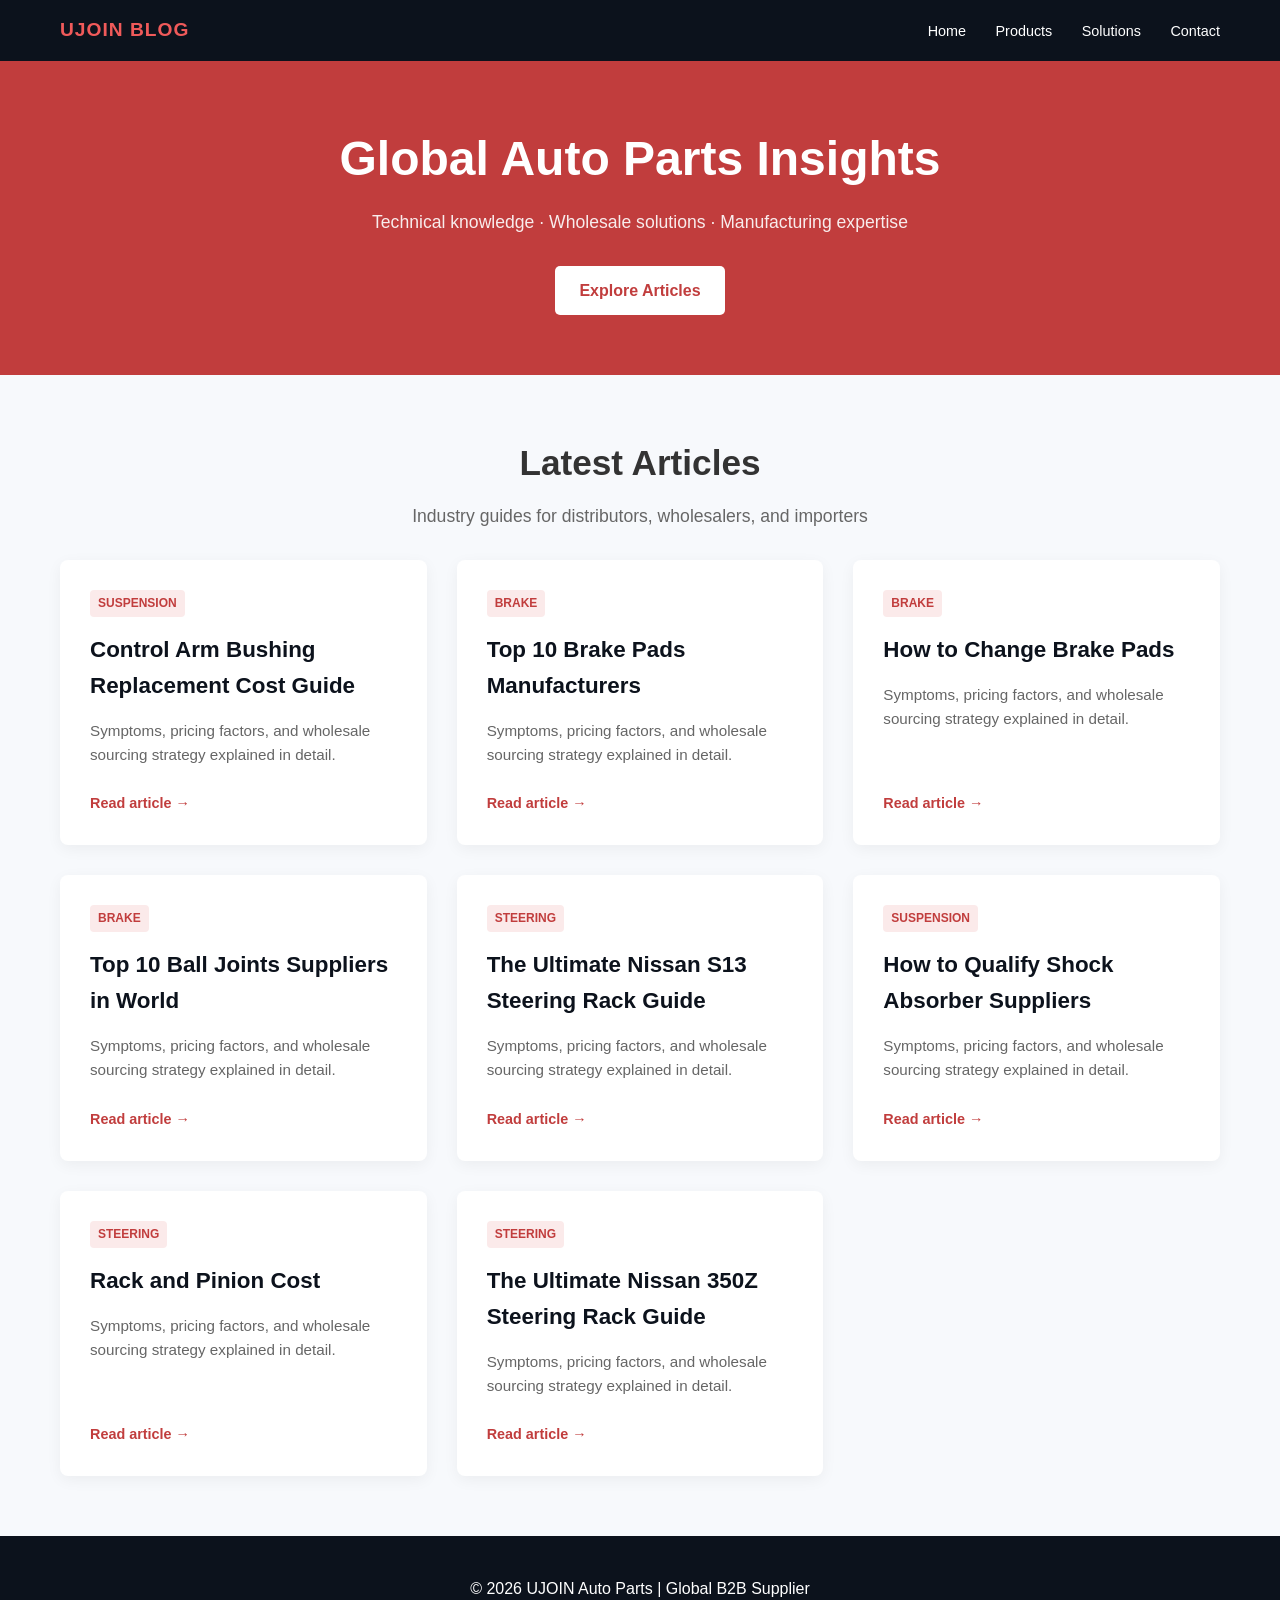
<file: index.html>
<!DOCTYPE html>
<html lang="en">
<head>
<meta charset="UTF-8">
<meta name="viewport" content="width=device-width, initial-scale=1.0">
<title>UJOIN Blog | Global Auto Parts Insights</title>
<style>
/* CSS RESET & GENERAL */
* {
    box-sizing: border-box;
    margin: 0;
    padding: 0;
}
body {
    font-family: Arial, sans-serif;
    line-height: 1.6;
    color: #333;
    background-color: #f7f9fc;
}
.container {
    max-width: 1200px;
    margin: 0 auto;
    padding: 0 20px;
}
.flex {
    display: flex;
    justify-content: space-between;
    align-items: center;
}
a {
    text-decoration: none;
    color: inherit;
    transition: color 0.3s;
}

/* TOPBAR */
.topbar {
    background-color: #0c121c; /* Deep dark blue-black */
    color: #fff;
    padding: 15px 0;
}
.logo {
    font-size: 1.2rem;
    font-weight: bold;
    color: #f05a5a; /* Matching the button color */
    letter-spacing: 1px;
}
.menu a {
    margin-left: 25px;
    font-size: 0.9rem;
}
.menu a:hover {
    color: #f05a5a;
}

/* HERO SECTION */
.hero {
    background-color: #c13d3d; /* Rich deep red */
    color: #fff;
    text-align: center;
    padding: 60px 0;
}
.hero h1 {
    font-size: 3rem;
    margin-bottom: 10px;
}
.hero p {
    font-size: 1.1rem;
    margin-bottom: 30px;
    opacity: 0.9;
}
.btn-primary {
    display: inline-block;
    background-color: #fff;
    color: #c13d3d;
    padding: 12px 24px;
    border-radius: 5px;
    font-weight: bold;
}
.btn-primary:hover {
    background-color: #f0f0f0;
}

/* SECTION TITLE */
.section-title {
    text-align: center;
    padding: 60px 0 30px;
}
.section-title h2 {
    font-size: 2.2rem;
    margin-bottom: 10px;
}
.section-title p {
    font-size: 1.1rem;
    color: #666;
}

/* ARTICLE GRID - 优化点 1: 修改为 3 列，并增加响应式适配 */
.grid {
    display: grid;
    grid-template-columns: repeat(3, 1fr); /* 核心修改：改为每排 3 个 */
    gap: 30px;
    padding-bottom: 60px;
}

/* 补充：移动端响应式优化，防止在手机上排版过挤 */
@media (max-width: 992px) {
    .grid {
        grid-template-columns: repeat(2, 1fr); /* 平板尺寸一行 2 个 */
    }
}
@media (max-width: 576px) {
    .grid {
        grid-template-columns: 1fr; /* 手机尺寸一行 1 个 */
    }
}

/* ARTICLE CARDS */
.card {
    background-color: #fff;
    padding: 30px;
    border-radius: 8px;
    box-shadow: 0 4px 15px rgba(0,0,0,0.05); /* Soft, subtle shadow */
    display: flex;
    flex-direction: column;
}
.tag {
    display: inline-block;
    background-color: #fbeaea; /* Light red-pink background */
    color: #c13d3d; /* Deep red text */
    padding: 4px 8px;
    border-radius: 4px;
    font-size: 0.75rem;
    text-transform: uppercase;
    font-weight: bold;
    margin-bottom: 15px;
    align-self: flex-start; /* Prevent stretching */
}
.card h3 {
    font-size: 1.4rem;
    margin-bottom: 15px;
    color: #0c121c;
}
.card p {
    font-size: 0.95rem;
    color: #666;
    margin-bottom: 25px;
    flex-grow: 1; /* Pushes the 'Read Article' link to the bottom */
}
.card a {
    color: #c13d3d;
    font-weight: bold;
    font-size: 0.9rem;
}
.card a:hover {
    text-decoration: underline;
}

/* FOOTER */
.footer {
    background-color: #0c121c; /* Deep dark blue-black */
    color: #fff;
    text-align: center;
    padding: 40px 0;
    margin-top: auto; /* Required for sticky footer behavior if needed */
}

/* Ensures footer is at the bottom for short pages */
html, body {
    height: 100%;
    display: flex;
    flex-direction: column;
}
</style>
</head>

<body>

<header class="topbar">
  <div class="container flex">
    <div class="logo">UJOIN BLOG</div>
    <nav class="menu">
      <a href="https://www.ujautoparts.com/">Home</a>
      <a href="https://www.ujautoparts.com/product-category/categories/">Products</a>
      <a href="https://www.ujautoparts.com/">Solutions</a>
      <a href="https://www.ujautoparts.com/contact-us/">Contact</a>
    </nav>
  </div>
</header>

<section class="hero">
  <div class="container">
    <h1>Global Auto Parts Insights</h1>
    <p>Technical knowledge · Wholesale solutions · Manufacturing expertise</p>
    <a class="btn-primary" href="#">Explore Articles</a>
  </div>
</section>

<section class="container section-title">
  <h2>Latest Articles</h2>
  <p>Industry guides for distributors, wholesalers, and importers</p>
</section>

<section class="container grid">

  <article class="card">
    <span class="tag">Suspension</span>
    <h3>Control Arm Bushing Replacement Cost Guide</h3>
    <p>Symptoms, pricing factors, and wholesale sourcing strategy explained in detail.</p>
    <a href="control-arm-bushing-replacement-cost-guide.html">Read article →</a>
  </article>

  <article class="card">
    <span class="tag">Brake</span>
    <h3>Top 10 Brake Pads Manufacturers</h3>
    <p>Symptoms, pricing factors, and wholesale sourcing strategy explained in detail.</p>
    <a href="top-10-brake-pads-manufacturers.html">Read article →</a>
  </article>

  <article class="card">
    <span class="tag">Brake</span>
    <h3>How to Change Brake Pads</h3>
    <p>Symptoms, pricing factors, and wholesale sourcing strategy explained in detail.</p>
    <a href="how-to-change-brake-pads">Read article →</a>
  </article> <article class="card">
      
    <span class="tag">Brake</span>
    <h3>Top 10 Ball Joints Suppliers in World</h3>
    <p>Symptoms, pricing factors, and wholesale sourcing strategy explained in detail.</p>
    <a href="top-10-ball-joints-suppliers-in-world">Read article →</a>
      </article> <article class="card">
          
    <span class="tag">Steering</span>
    <h3>The Ultimate Nissan S13 Steering Rack Guide</h3>
    <p>Symptoms, pricing factors, and wholesale sourcing strategy explained in detail.</p>
    <a href="the-ultimate-nissan-s13-steering-rack-guide">Read article →</a>
    </article> <article class="card">
        
    <span class="tag">suspension</span>
    <h3>How to Qualify Shock Absorber Suppliers</h3>
    <p>Symptoms, pricing factors, and wholesale sourcing strategy explained in detail.</p>
    <a href="how-to-qualify-shock-absorber-suppliers">Read article →</a> 
  </article><article class="card">
      
      <span class="tag">Steering</span>
    <h3>Rack and Pinion Cost</h3>
    <p>Symptoms, pricing factors, and wholesale sourcing strategy explained in detail.</p>
    <a href="rack-and-pinoio-cost">Read article →</a> 
      </article><article class="card">
      
<span class="tag">Steering</span>
    <h3>The Ultimate Nissan 350Z Steering Rack Guide</h3>
    <p>Symptoms, pricing factors, and wholesale sourcing strategy explained in detail.</p>
    <a href="the-ultimate-nissan-350Z-steering-rack-guide">Read article →</a> 
</section>

<footer class="footer">
  <div class="container">
    © 2026 UJOIN Auto Parts | Global B2B Supplier
  </div>
</footer>

</body>
</html>
</file>
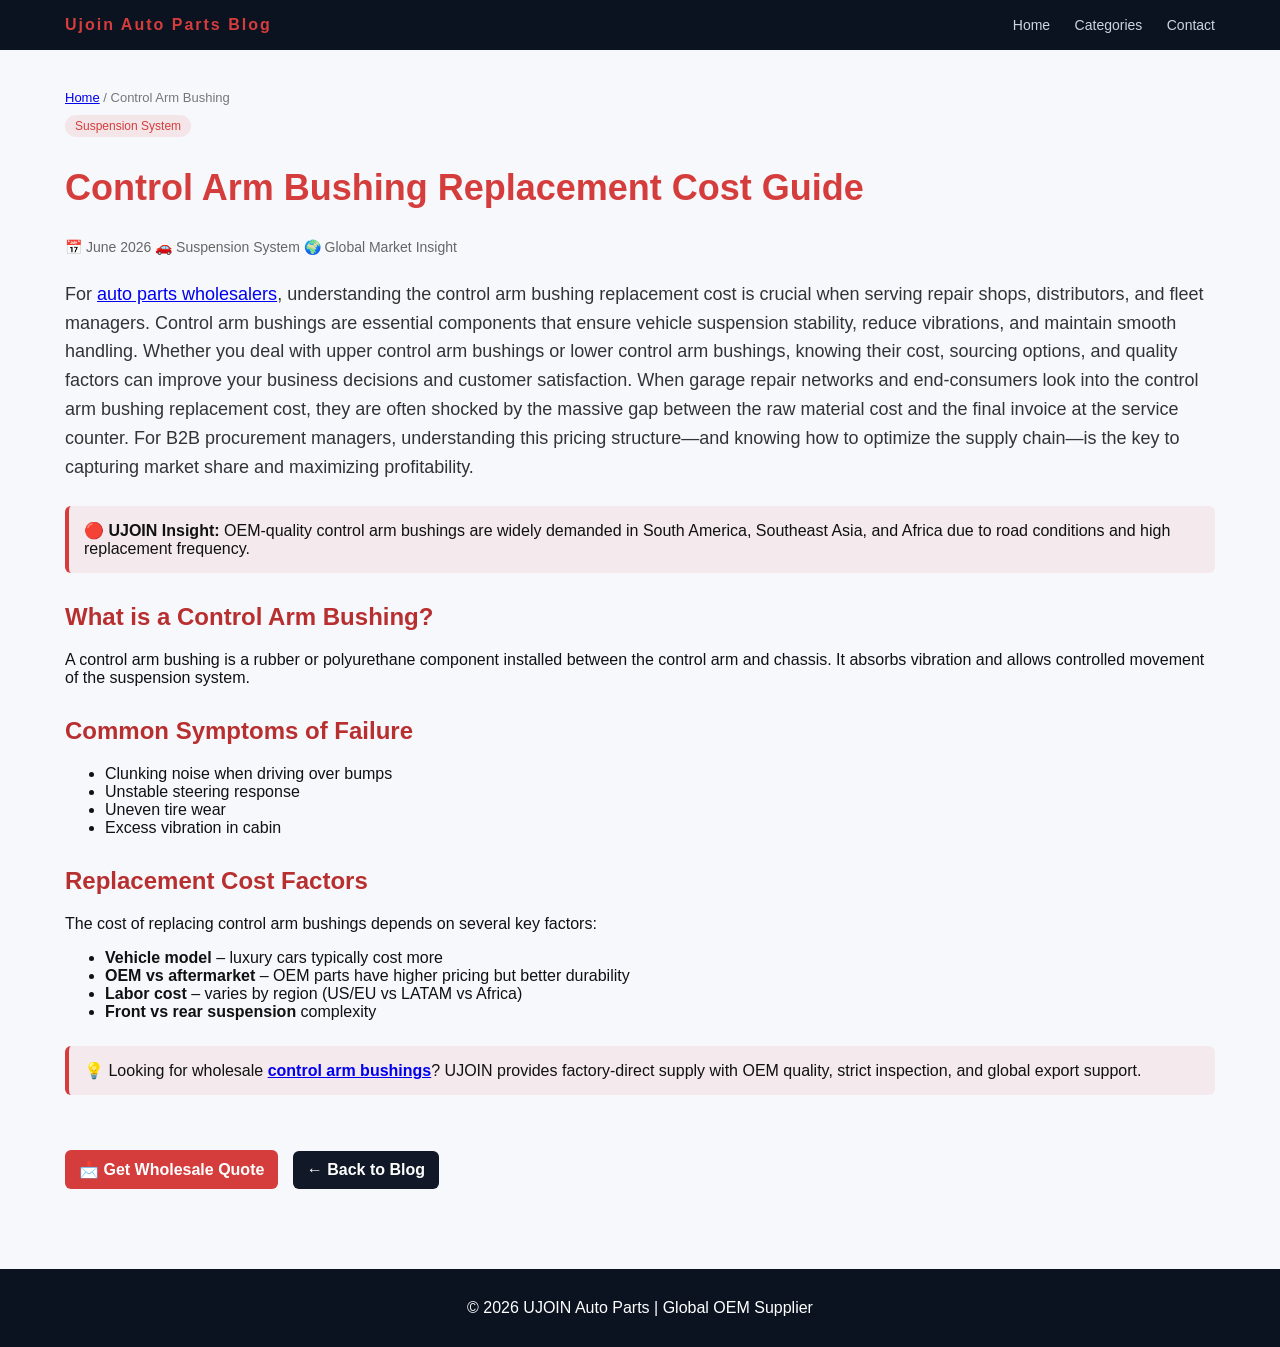
<file: control-arm-bushing-replacement-cost-guide.html>
<!DOCTYPE html>
<html lang="en">
<head>
<meta charset="UTF-8">
<meta name="viewport" content="width=device-width, initial-scale=1.0">
<title>Control Arm Bushing Replacement Cost Guide | Ujoin Auto Parts Blog</title>
<link rel="stylesheet" href="../style.css">
</head>

<body>

<!-- TOP BAR -->
<header class="topbar">
  <div class="container flex">
    <div class="logo">
      <a href="https://ujoinautoparts.github.io/" style="text-decoration: none; color: inherit;">Ujoin Auto Parts Blog</a>
    </div>
    <nav class="menu">
      <a href="https://ujoinautoparts.github.io/">Home</a>
      <a href="https://www.ujautoparts.com/product-category/categories/">Categories</a>
      <a href="https://www.ujautoparts.com/contact-us/">Contact</a>
    </nav>
  </div>
</header>

<!-- ARTICLE -->
<article class="post">

  <div class="container">

    <!-- breadcrumb -->
    <div class="breadcrumb">
  <a href="https://ujoinautoparts.github.io/">Home</a> / Control Arm Bushing
    </div>

    <!-- category tag -->
    <div class="tag">Suspension System</div>

    <!-- title -->
    <h1>Control Arm Bushing Replacement Cost Guide</h1>

    <!-- meta -->
    <div class="meta">
      <span>📅 June 2026</span>
      <span>🚗 Suspension System</span>
      <span>🌍 Global Market Insight</span>
    </div>

    <!-- intro -->
    <p class="lead">
      For <a href="https://www.ujautoparts.com/">auto parts wholesalers</a>, understanding the control arm bushing replacement cost is crucial when serving repair shops, distributors, and fleet managers. Control arm bushings are essential components that ensure vehicle suspension stability, reduce vibrations, and maintain smooth handling. Whether you deal with upper control arm bushings or lower control arm bushings, knowing their cost, sourcing options, and quality factors can improve your business decisions and customer satisfaction.

When garage repair networks and end-consumers look into the control arm bushing replacement cost, they are often shocked by the massive gap between the raw material cost and the final invoice at the service counter. For B2B procurement managers, understanding this pricing structure—and knowing how to optimize the supply chain—is the key to capturing market share and maximizing profitability.
    </p>

    <!-- highlight box -->
    <div class="highlight">
      🔴 <b>UJOIN Insight:</b> OEM-quality control arm bushings are widely demanded in South America, Southeast Asia, and Africa due to road conditions and high replacement frequency.
    </div>

    <!-- section -->
    <h2>What is a Control Arm Bushing?</h2>
    <p>
      A control arm bushing is a rubber or polyurethane component installed between the control arm and chassis. It absorbs vibration and allows controlled movement of the suspension system.
    </p>

    <!-- section -->
    <h2>Common Symptoms of Failure</h2>
    <ul>
      <li>Clunking noise when driving over bumps</li>
      <li>Unstable steering response</li>
      <li>Uneven tire wear</li>
      <li>Excess vibration in cabin</li>
    </ul>

    <!-- section -->
    <h2>Replacement Cost Factors</h2>
    <p>
      The cost of replacing control arm bushings depends on several key factors:
    </p>

    <ul>
      <li><b>Vehicle model</b> – luxury cars typically cost more</li>
      <li><b>OEM vs aftermarket</b> – OEM parts have higher pricing but better durability</li>
      <li><b>Labor cost</b> – varies by region (US/EU vs LATAM vs Africa)</li>
      <li><b>Front vs rear suspension</b> complexity</li>
    </ul>

    <!-- CTA block -->
    <div class="highlight">
      💡 Looking for wholesale <strong><a href="https://www.ujautoparts.com/" target="_blank">control arm bushings</a></strong>?  
      UJOIN provides factory-direct supply with OEM quality, strict inspection, and global export support. 
    </div>

    <!-- CTA buttons -->
    <div style="margin-top:25px;">
      <a class="btn" href="#">📩 Get Wholesale Quote</a>
      <a class="btn" href="../index.html" style="margin-left:10px; background:#111827;">
        ← Back to Blog
      </a>
    </div>

  </div>

</article>

<!-- FOOTER -->
<footer class="footer">
  <div class="container">
    © 2026 UJOIN Auto Parts | Global OEM Supplier
  </div>
</footer>

</body>
</html>
</file>
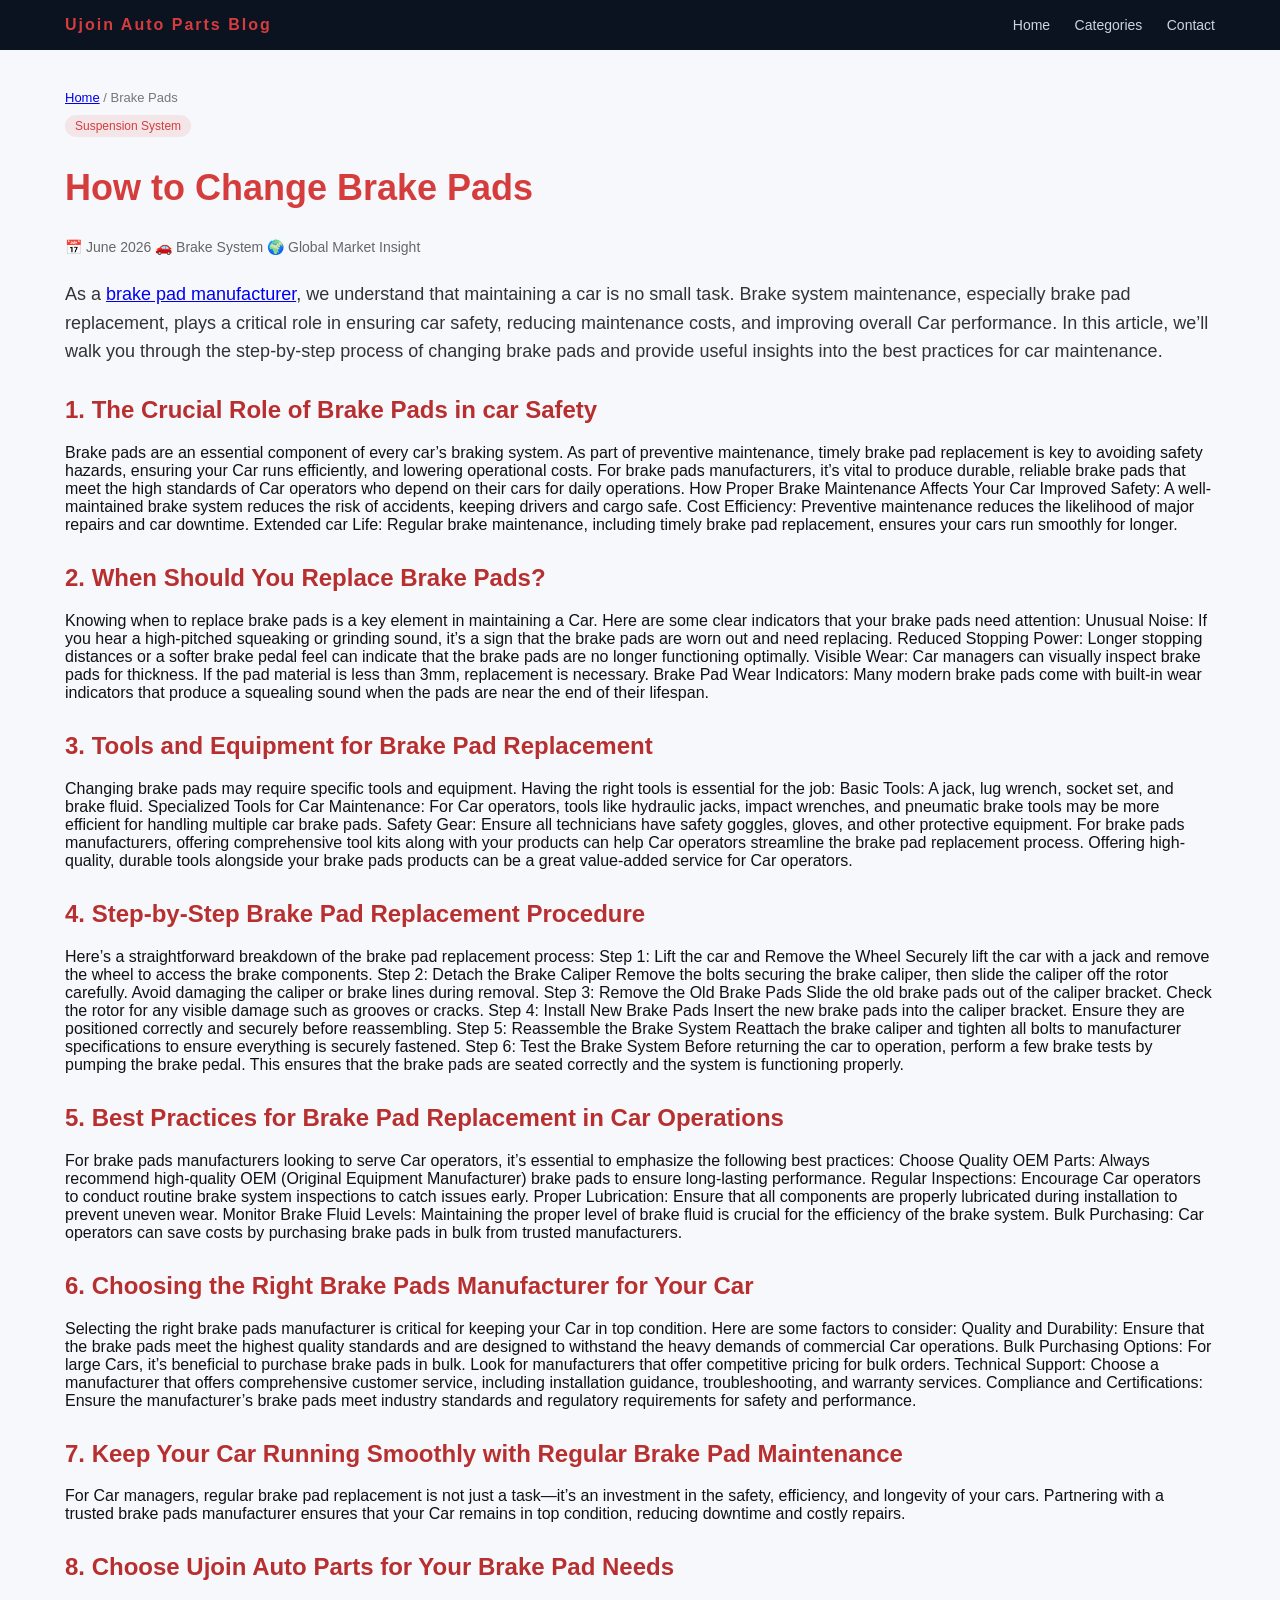
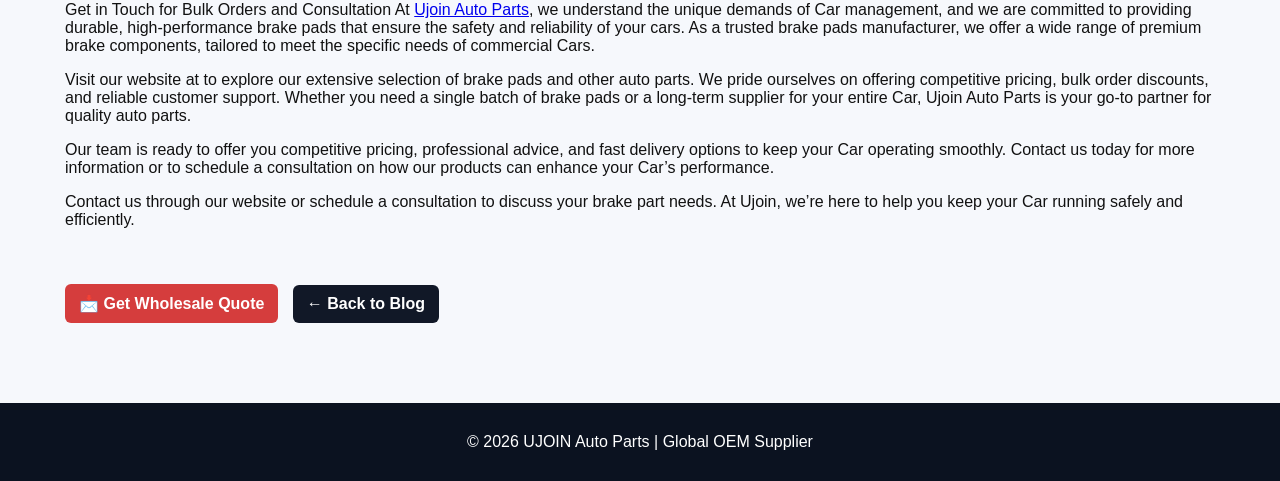
<file: how-to-change-brake-pads.html>
<!DOCTYPE html>
<html lang="en">
<head>
<meta charset="UTF-8">
<meta name="viewport" content="width=device-width, initial-scale=1.0">
<title>How to Change Brake Pads | Ujoin Auto Parts Blog</title>
<link rel="stylesheet" href="../style.css">
</head>

<body>

<!-- TOP BAR -->
<header class="topbar">
  <div class="container flex">
    <div class="logo">
      <a href="https://ujoinautoparts.github.io/" style="text-decoration: none; color: inherit;">Ujoin Auto Parts Blog</a>
    </div>
    <nav class="menu">
      <a href="https://ujoinautoparts.github.io/">Home</a>
      <a href="https://www.ujautoparts.com/product-category/categories/">Categories</a>
      <a href="https://www.ujautoparts.com/contact-us/">Contact</a>
    </nav>
  </div>
</header>

<!-- ARTICLE -->
<article class="post">

  <div class="container">

    <!-- breadcrumb -->
    <div class="breadcrumb">
  <a href="https://ujoinautoparts.github.io/">Home</a> / Brake Pads
    </div>

    <!-- category tag -->
    <div class="tag">Suspension System</div>

    <!-- title -->
    <h1>How to Change Brake Pads</h1>

    <!-- meta -->
    <div class="meta">
      <span>📅 June 2026</span>
      <span>🚗 Brake System</span>
      <span>🌍 Global Market Insight</span>
    </div>

    <!-- intro -->
    <p class="lead">
      As a <a href="https://www.ujautoparts.com/product-category/categories/auto-brake-system/brake-pads/">brake pad manufacturer</a>, we understand that maintaining a car is no small task. Brake system maintenance, especially brake pad replacement, plays a critical role in ensuring car safety, reducing maintenance costs, and improving overall Car performance. In this article, we’ll walk you through the step-by-step process of changing brake pads and provide useful insights into the best practices for car maintenance.
    <h2>1. The Crucial Role of Brake Pads in car Safety</h2>
    <p>
      Brake pads are an essential component of every car’s braking system. As part of preventive maintenance, timely brake pad replacement is key to avoiding safety hazards, ensuring your Car runs efficiently, and lowering operational costs. For brake pads manufacturers, it’s vital to produce durable, reliable brake pads that meet the high standards of Car operators who depend on their cars for daily operations.
    How Proper Brake Maintenance Affects Your Car

Improved Safety: A well-maintained brake system reduces the risk of accidents, keeping drivers and cargo safe.
Cost Efficiency: Preventive maintenance reduces the likelihood of major repairs and car downtime.
Extended car Life: Regular brake maintenance, including timely brake pad replacement, ensures your cars run smoothly for longer.
    </p>

    <!-- section -->
    <h2>2. When Should You Replace Brake Pads?</h2>
    <p>
      Knowing when to replace brake pads is a key element in maintaining a Car. Here are some clear indicators that your brake pads need attention:

Unusual Noise: If you hear a high-pitched squeaking or grinding sound, it’s a sign that the brake pads are worn out and need replacing.
Reduced Stopping Power: Longer stopping distances or a softer brake pedal feel can indicate that the brake pads are no longer functioning optimally.
Visible Wear: Car managers can visually inspect brake pads for thickness. If the pad material is less than 3mm, replacement is necessary.
Brake Pad Wear Indicators: Many modern brake pads come with built-in wear indicators that produce a squealing sound when the pads are near the end of their lifespan.


    <!-- section -->
    <h2>3. Tools and Equipment for Brake Pad Replacement</h2>
    <p>
      Changing brake pads may require specific tools and equipment. Having the right tools is essential for the job:

Basic Tools: A jack, lug wrench, socket set, and brake fluid.
Specialized Tools for Car Maintenance: For Car operators, tools like hydraulic jacks, impact wrenches, and pneumatic brake tools may be more efficient for handling multiple car brake pads.
Safety Gear: Ensure all technicians have safety goggles, gloves, and other protective equipment.
For brake pads manufacturers, offering comprehensive tool kits along with your products can help Car operators streamline the brake pad replacement process.

Offering high-quality, durable tools alongside your brake pads products can be a great value-added service for Car operators.
    </p>
<h2>4. Step-by-Step Brake Pad Replacement Procedure</h2>
</p>
Here’s a straightforward breakdown of the brake pad replacement process:

Step 1: Lift the car and Remove the Wheel Securely lift the car with a jack and remove the wheel to access the brake components.
Step 2: Detach the Brake Caliper Remove the bolts securing the brake caliper, then slide the caliper off the rotor carefully. Avoid damaging the caliper or brake lines during removal.
Step 3: Remove the Old Brake Pads Slide the old brake pads out of the caliper bracket. Check the rotor for any visible damage such as grooves or cracks.
Step 4: Install New Brake Pads Insert the new brake pads into the caliper bracket. Ensure they are positioned correctly and securely before reassembling.
Step 5: Reassemble the Brake System Reattach the brake caliper and tighten all bolts to manufacturer specifications to ensure everything is securely fastened.
Step 6: Test the Brake System Before returning the car to operation, perform a few brake tests by pumping the brake pedal. This ensures that the brake pads are seated correctly and the system is functioning properly.
</p>
<h2>5. Best Practices for Brake Pad Replacement in Car Operations</h2>
</p>
For brake pads manufacturers looking to serve Car operators, it’s essential to emphasize the following best practices:

Choose Quality OEM Parts: Always recommend high-quality OEM (Original Equipment Manufacturer) brake pads to ensure long-lasting performance.
Regular Inspections: Encourage Car operators to conduct routine brake system inspections to catch issues early.
Proper Lubrication: Ensure that all components are properly lubricated during installation to prevent uneven wear.
Monitor Brake Fluid Levels: Maintaining the proper level of brake fluid is crucial for the efficiency of the brake system.
Bulk Purchasing: Car operators can save costs by purchasing brake pads in bulk from trusted manufacturers.
</p>
<h2>6. Choosing the Right Brake Pads Manufacturer for Your Car</h2>
</p>
Selecting the right brake pads manufacturer is critical for keeping your Car in top condition. Here are some factors to consider:

Quality and Durability: Ensure that the brake pads meet the highest quality standards and are designed to withstand the heavy demands of commercial Car operations.
Bulk Purchasing Options: For large Cars, it’s beneficial to purchase brake pads in bulk. Look for manufacturers that offer competitive pricing for bulk orders.
Technical Support: Choose a manufacturer that offers comprehensive customer service, including installation guidance, troubleshooting, and warranty services.
Compliance and Certifications: Ensure the manufacturer’s brake pads meet industry standards and regulatory requirements for safety and performance.
</p>
<h2>7. Keep Your Car Running Smoothly with Regular Brake Pad Maintenance</h2>
</p>
For Car managers, regular brake pad replacement is not just a task—it’s an investment in the safety, efficiency, and longevity of your cars. Partnering with a trusted brake pads manufacturer ensures that your Car remains in top condition, reducing downtime and costly repairs.
</p>
<h2>8. Choose Ujoin Auto Parts for Your Brake Pad Needs</h2>

<p>
  Get in Touch for Bulk Orders and Consultation At <a href="https://www.ujautoparts.com/">Ujoin Auto Parts</a>, we understand the unique demands of Car management, and we are committed to providing durable, high-performance brake pads that ensure the safety and reliability of your cars. As a trusted brake pads manufacturer, we offer a wide range of premium brake components, tailored to meet the specific needs of commercial Cars.
</p>

<p>
  Visit our website at to explore our extensive selection of brake pads and other auto parts. We pride ourselves on offering competitive pricing, bulk order discounts, and reliable customer support. Whether you need a single batch of brake pads or a long-term supplier for your entire Car, Ujoin Auto Parts is your go-to partner for quality auto parts.
</p>

<p>
  Our team is ready to offer you competitive pricing, professional advice, and fast delivery options to keep your Car operating smoothly. Contact us today for more information or to schedule a consultation on how our products can enhance your Car’s performance.
</p>

<p>
  Contact us through our website or schedule a consultation to discuss your brake part needs. At Ujoin, we’re here to help you keep your Car running safely and efficiently.
</p>

<!-- CTA buttons -->
<div style="margin-top:25px;">
  <a class="btn" href="#">📩 Get Wholesale Quote</a>
  <a class="btn" href="../index.html" style="margin-left:10px; background:#111827;">
    ← Back to Blog
  </a>
</div>

</article>

<!-- FOOTER -->
<footer class="footer">
  <div class="container">
    © 2026 UJOIN Auto Parts | Global OEM Supplier
  </div>
</footer>

</body>
</html>
</file>
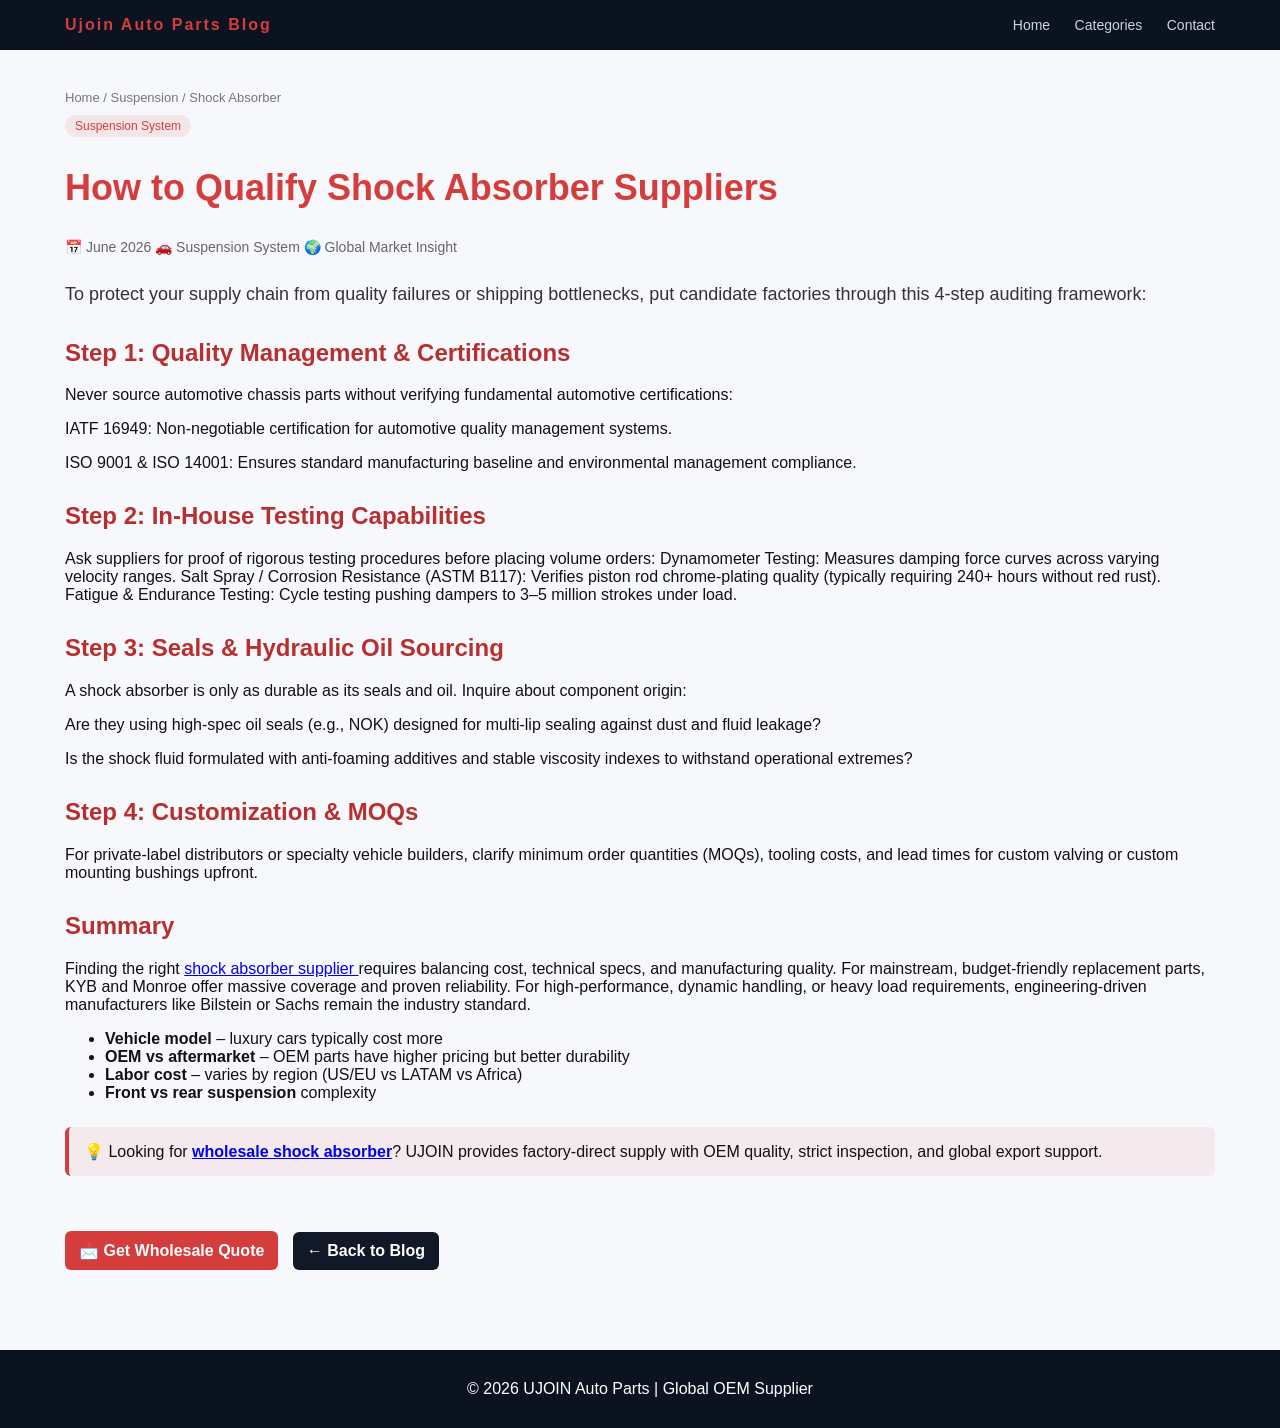
<file: how-to-qualify-shock-absorber-suppliers.html>
<!DOCTYPE html>
<html lang="en">
<head>
<meta charset="UTF-8">
<meta name="viewport" content="width=device-width, initial-scale=1.0">
<title>How to Qualify Shock Absorber Suppliers | Ujoin Auto Parts Blog</title>
<link rel="stylesheet" href="../style.css">
</head>

<body>

<!-- TOP BAR -->
<header class="topbar">
  <div class="container flex">
    <div class="logo">Ujoin Auto Parts Blog</div>
    <nav class="menu">
      <a href="https://www.ujautoparts.com/">Home</a>
      <a href="https://www.ujautoparts.com/">Categories</a>
      <a href="https://www.ujautoparts.com/contact-us/">Contact</a>
    </nav>
  </div>
</header>

<!-- ARTICLE -->
<article class="post">

  <div class="container">

    <!-- breadcrumb -->
    <div class="breadcrumb">
      Home / Suspension / Shock Absorber
    </div>

    <!-- category tag -->
    <div class="tag">Suspension System</div>

    <!-- title -->
    <h1>How to Qualify Shock Absorber Suppliers </h1>

    <!-- meta -->
    <div class="meta">
      <span>📅 June 2026</span>
      <span>🚗 Suspension System</span>
      <span>🌍 Global Market Insight</span>
    </div>

    <!-- intro -->
    <p class="lead">
      To protect your supply chain from quality failures or shipping bottlenecks, put candidate factories through this 4-step auditing framework:
    <h2>Step 1: Quality Management & Certifications</h2>
    <p>
      Never source automotive chassis parts without verifying fundamental automotive certifications:
    </p>
     <p>
      IATF 16949: Non-negotiable certification for automotive quality management systems.
    </p>
     <p>
      ISO 9001 & ISO 14001: Ensures standard manufacturing baseline and environmental management compliance.
    </p>

    <!-- section -->
    <h2>Step 2: In-House Testing Capabilities</h2>
    <p>
      Ask suppliers for proof of rigorous testing procedures before placing volume orders:

Dynamometer Testing: Measures damping force curves across varying velocity ranges.

Salt Spray / Corrosion Resistance (ASTM B117): Verifies piston rod chrome-plating quality (typically requiring 240+ hours without red rust).

Fatigue & Endurance Testing: Cycle testing pushing dampers to 3–5 million strokes under load.
    </p>

    <!-- section -->
    <h2>Step 3: Seals & Hydraulic Oil Sourcing</h2>
    <p>
      A shock absorber is only as durable as its seals and oil. Inquire about component origin:
</p>
<p>
      Are they using high-spec oil seals (e.g., NOK) designed for multi-lip sealing against dust and fluid leakage?
</p>
<p>
      Is the shock fluid formulated with anti-foaming additives and stable viscosity indexes to withstand operational extremes?
</p>
<h2>Step 4: Customization & MOQs</h2>
<p>
For private-label distributors or specialty vehicle builders, clarify minimum order quantities (MOQs), tooling costs, and lead times for custom valving or custom mounting bushings upfront.
</p>
<h2>Summary</h2>
<p>
Finding the right <a href="https://www.ujautoparts.com/product-category/categories/auto-suspension-system/shock-absorbers/" target="_blank">shock absorber supplier </a> requires balancing cost, technical specs, and manufacturing quality. For mainstream, budget-friendly replacement parts, KYB and Monroe offer massive coverage and proven reliability. For high-performance, dynamic handling, or heavy load requirements, engineering-driven manufacturers like Bilstein or Sachs remain the industry standard.
</p>

    <ul>
      <li><b>Vehicle model</b> – luxury cars typically cost more</li>
      <li><b>OEM vs aftermarket</b> – OEM parts have higher pricing but better durability</li>
      <li><b>Labor cost</b> – varies by region (US/EU vs LATAM vs Africa)</li>
      <li><b>Front vs rear suspension</b> complexity</li>
    </ul>

    <!-- CTA block -->
    <div class="highlight">
      💡 Looking for <strong><a href="https://www.ujautoparts.com/" target="_blank">wholesale shock absorber</a></strong>?  
      UJOIN provides factory-direct supply with OEM quality, strict inspection, and global export support. 
    </div>

    <!-- CTA buttons -->
    <div style="margin-top:25px;">
      <a class="btn" href="#">📩 Get Wholesale Quote</a>
      <a class="btn" href="../index.html" style="margin-left:10px; background:#111827;">
        ← Back to Blog
      </a>
    </div>

  </div>

</article>

<!-- FOOTER -->
<footer class="footer">
  <div class="container">
    © 2026 UJOIN Auto Parts | Global OEM Supplier
  </div>
</footer>

</body>
</html>
</file>
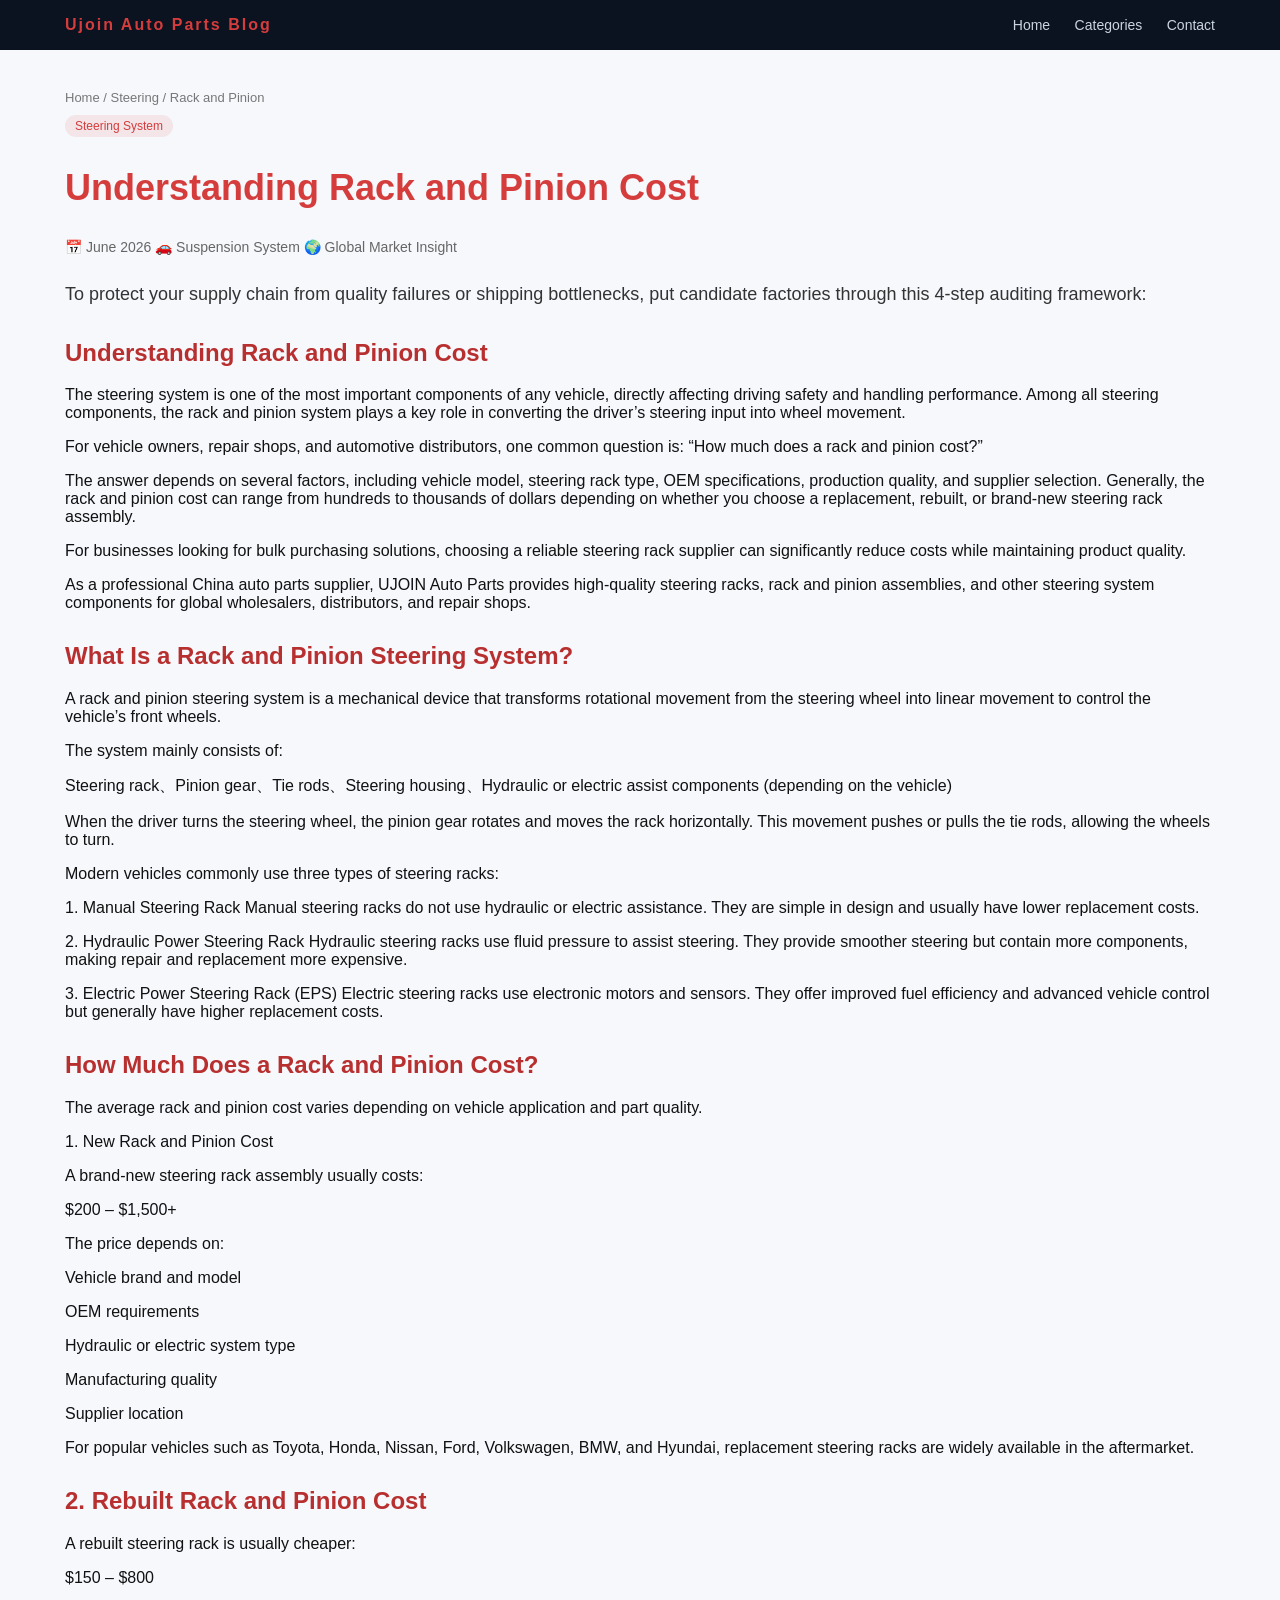
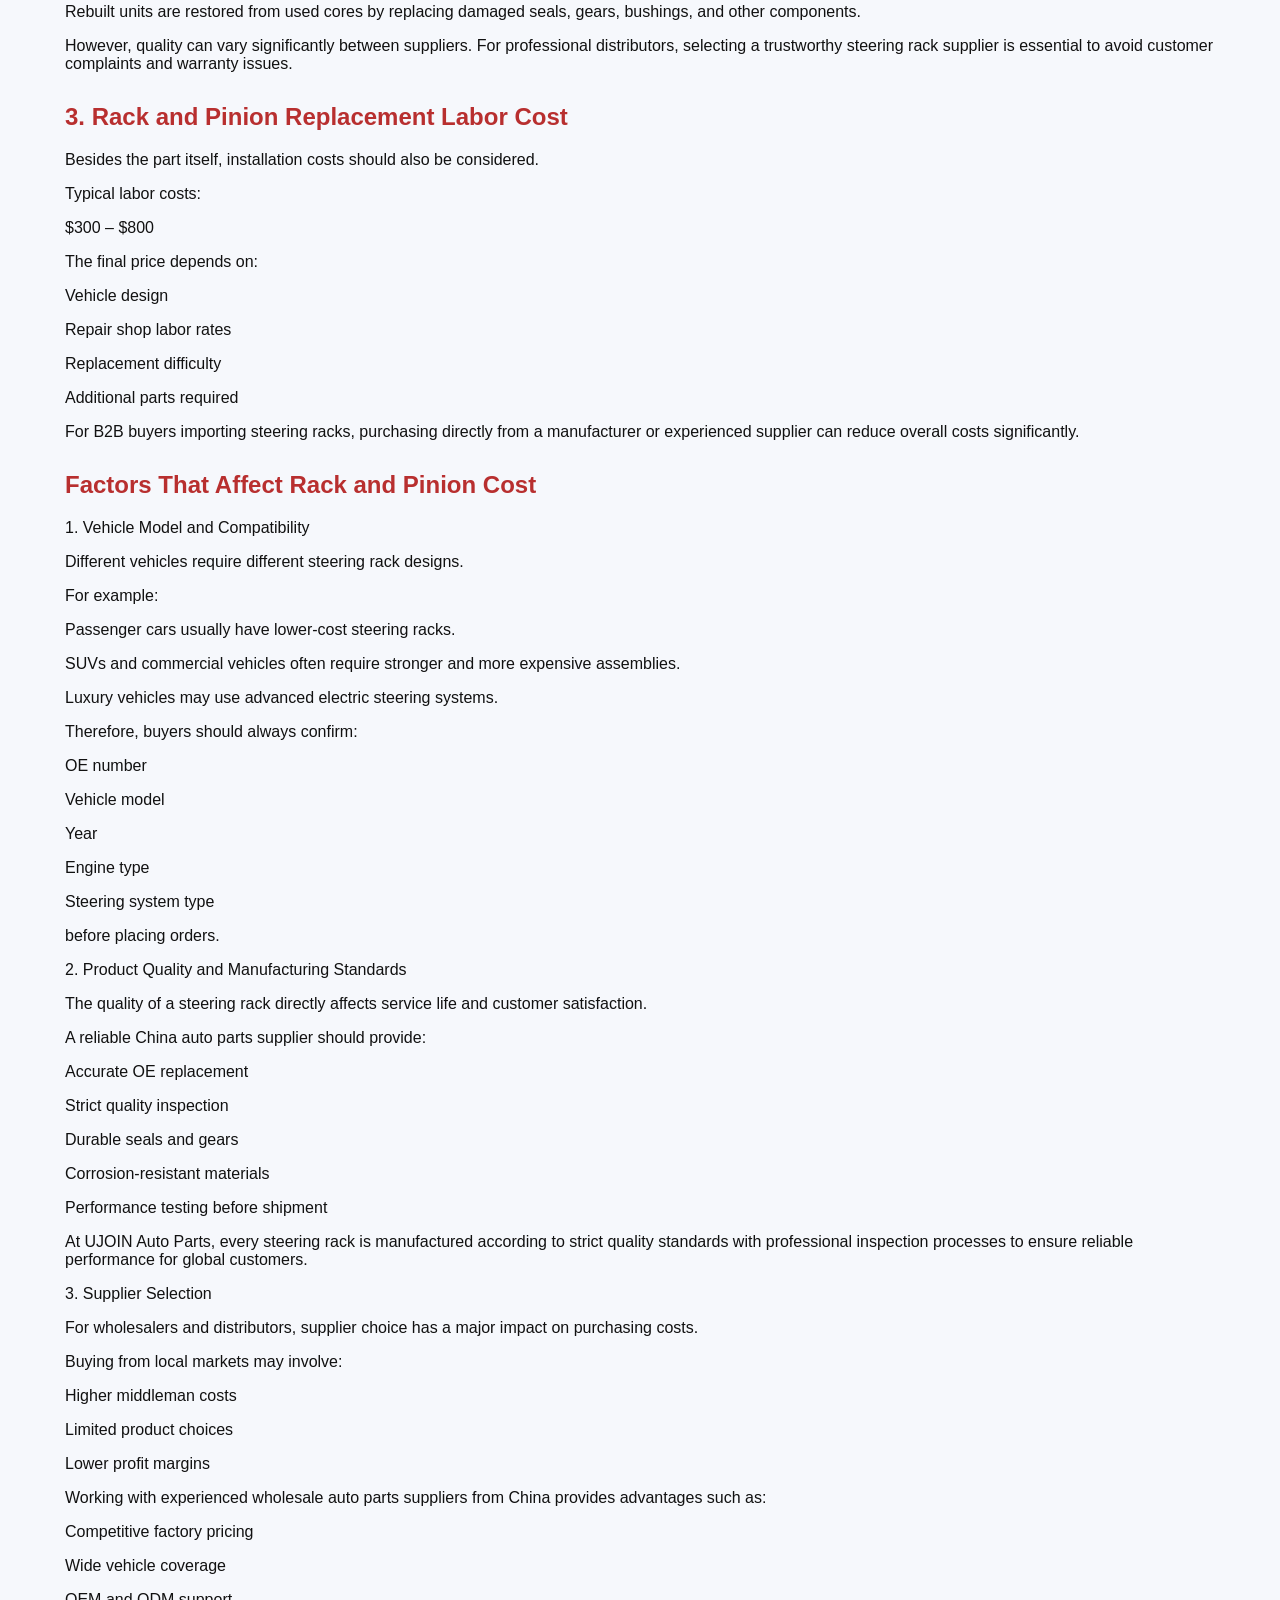
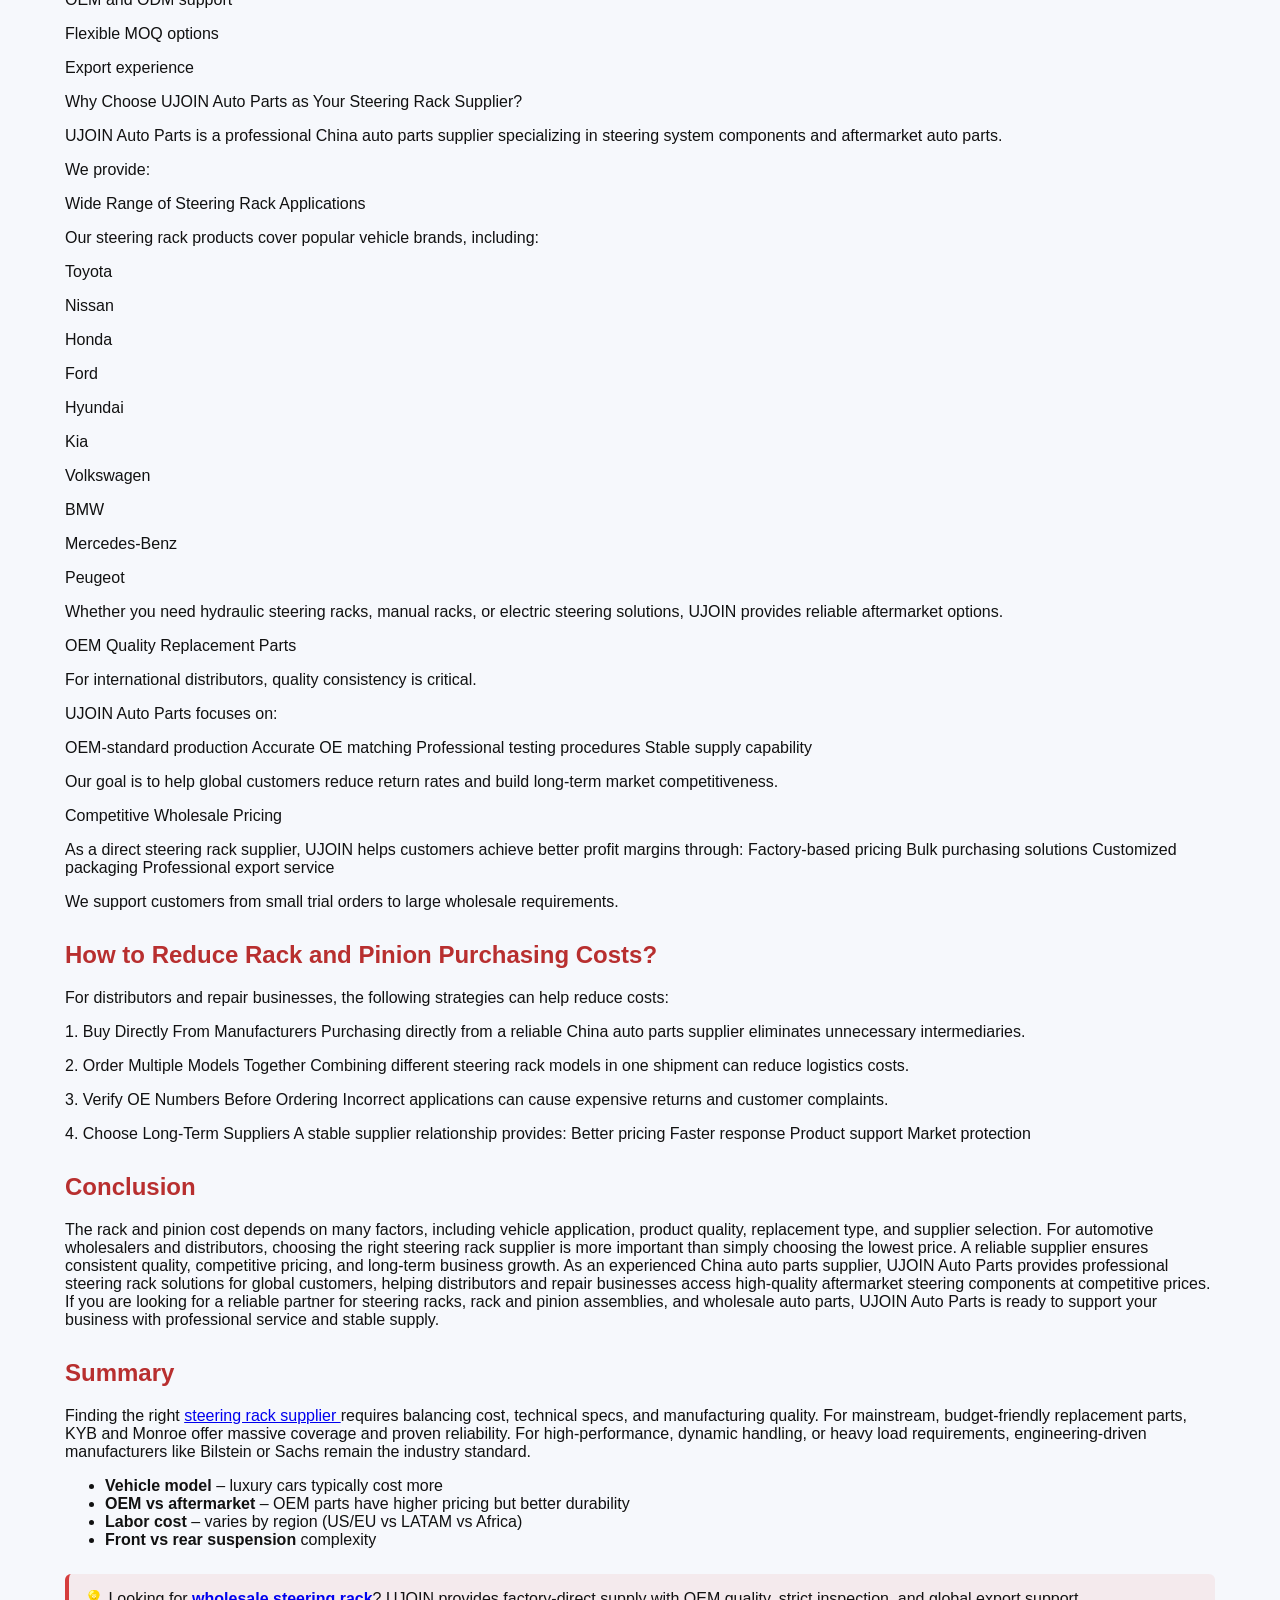
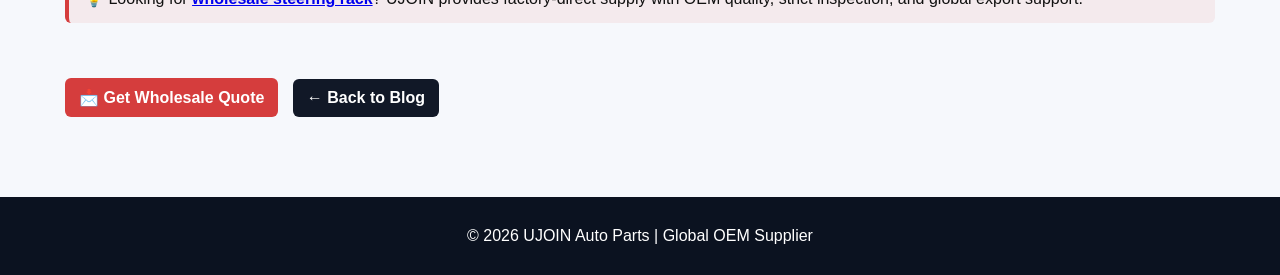
<file: rack-and-pinoio-cost.html>
<!DOCTYPE html>
<html lang="en">
<head>
<meta charset="UTF-8">
<meta name="viewport" content="width=device-width, initial-scale=1.0">
<title>Rack and Pinion Cost | Ujoin Auto Parts Blog</title>
<link rel="stylesheet" href="../style.css">
</head>

<body>

<!-- TOP BAR -->
<header class="topbar">
  <div class="container flex">
    <div class="logo">Ujoin Auto Parts Blog</div>
    <nav class="menu">
      <a href="https://ujoinautoparts.github.io/">Home</a>
      <a href="https://www.ujautoparts.com/">Categories</a>
      <a href="https://www.ujautoparts.com/contact-us/">Contact</a>
    </nav>
  </div>
</header>

<!-- ARTICLE -->
<article class="post">

  <div class="container">

    <!-- breadcrumb -->
    <div class="breadcrumb">
      Home / Steering / Rack and Pinion
    </div>

    <!-- category tag -->
    <div class="tag">Steering System</div>

    <!-- title -->
    <h1>Understanding Rack and Pinion Cost</h1>

    <!-- meta -->
    <div class="meta">
      <span>📅 June 2026</span>
      <span>🚗 Suspension System</span>
      <span>🌍 Global Market Insight</span>
    </div>

    <!-- intro -->
    <p class="lead">
      To protect your supply chain from quality failures or shipping bottlenecks, put candidate factories through this 4-step auditing framework:
    <h2>Understanding Rack and Pinion Cost</h2>
    <p>
      The steering system is one of the most important components of any vehicle, directly affecting driving safety and handling performance. Among all steering components, the rack and pinion system plays a key role in converting the driver’s steering input into wheel movement.
    </p>
     <p>
      For vehicle owners, repair shops, and automotive distributors, one common question is: “How much does a rack and pinion cost?”
    </p>
     <p>
      The answer depends on several factors, including vehicle model, steering rack type, OEM specifications, production quality, and supplier selection. Generally, the rack and pinion cost can range from hundreds to thousands of dollars depending on whether you choose a replacement, rebuilt, or brand-new steering rack assembly.
    </p>
    <p>
      For businesses looking for bulk purchasing solutions, choosing a reliable steering rack supplier can significantly reduce costs while maintaining product quality.
    </p>
    <p>
      As a professional China auto parts supplier, UJOIN Auto Parts provides high-quality steering racks, rack and pinion assemblies, and other steering system components for global wholesalers, distributors, and repair shops.
    </p>

    <!-- section -->
    <h2> What Is a Rack and Pinion Steering System? </h2>
    <p>   
     A rack and pinion steering system is a mechanical device that transforms rotational movement from the steering wheel into linear movement to control the vehicle’s front wheels.
    </p>
    <p>
      The system mainly consists of:
    </p>
    <p>Steering rack、Pinion gear、Tie rods、Steering housing、Hydraulic or electric assist components (depending on the vehicle)

    </p>
    <p>
       When the driver turns the steering wheel, the pinion gear rotates and moves the rack horizontally. This movement pushes or pulls the tie rods, allowing the wheels to turn.
    </p>
    <p>Modern vehicles commonly use three types of steering racks:</p>
    <p>
1. Manual Steering Rack

Manual steering racks do not use hydraulic or electric assistance. They are simple in design and usually have lower replacement costs. </p>
<p>
2. Hydraulic Power Steering Rack

Hydraulic steering racks use fluid pressure to assist steering. They provide smoother steering but contain more components, making repair and replacement more expensive.
  </p>
<p>
3. Electric Power Steering Rack (EPS)

Electric steering racks use electronic motors and sensors. They offer improved fuel efficiency and advanced vehicle control but generally have higher replacement costs.
    </p>
    <!-- section -->
     <!-- section -->
    <h2>How Much Does a Rack and Pinion Cost?  </h2>
    <p>   The average rack and pinion cost varies depending on vehicle application and part quality.</p>

<p>1. New Rack and Pinion Cost</p>

<p>A brand-new steering rack assembly usually costs:</p>

<p>$200 – $1,500+</p>

<p>The price depends on:</p>

<p>Vehicle brand and model</p>
<p>OEM requirements</p>
<p>Hydraulic or electric system type</p>
<p>Manufacturing quality</p>
<p>Supplier location</p>

<p>For popular vehicles such as Toyota, Honda, Nissan, Ford, Volkswagen, BMW, and Hyundai, replacement steering racks are widely available in the aftermarket.</p>
      
    </p>
    <!-- section -->
     <!-- section -->
    <h2>2. Rebuilt Rack and Pinion Cost  </h2>
    <p>   
      A rebuilt steering rack is usually cheaper:</p>

<p>$150 – $800</p>

<p>Rebuilt units are restored from used cores by replacing damaged seals, gears, bushings, and other components.</p>

<p>However, quality can vary significantly between suppliers. For professional distributors, selecting a trustworthy steering rack supplier is essential to avoid customer complaints and warranty issues.
    </p>
    <!-- section -->
     <!-- section -->
    <h2> 3. Rack and Pinion Replacement Labor Cost </h2>
    <p>   
      Besides the part itself, installation costs should also be considered.</p>

<p>Typical labor costs:</p>

<p>$300 – $800</p>

<p>The final price depends on:</p>

<p>Vehicle design</p>
<p>Repair shop labor rates</p>
<p>Replacement difficulty</p>
<p>Additional parts required</p>

<p>For B2B buyers importing steering racks, purchasing directly from a manufacturer or experienced supplier can reduce overall costs significantly.
    </p>
    <!-- section -->
     <!-- section -->
    <h2> Factors That Affect Rack and Pinion Cost </h2>
    <p>   
      1. Vehicle Model and Compatibility</p>

<p>Different vehicles require different steering rack designs.</p>

<p>For example:</p>

<p>Passenger cars usually have lower-cost steering racks.</p>
<p>SUVs and commercial vehicles often require stronger and more expensive assemblies.</p>
<p>Luxury vehicles may use advanced electric steering systems.</p>

<p>Therefore, buyers should always confirm:</p>

<p>OE number</p>
<p>Vehicle model</p>
<p>Year</p>
<p>Engine type</p>
<p>Steering system type</p>

<p>before placing orders.</p>

<p>2. Product Quality and Manufacturing Standards</p>

<p>The quality of a steering rack directly affects service life and customer satisfaction.</p>

<p>A reliable China auto parts supplier should provide:</p>

<p>Accurate OE replacement</p>
<p>Strict quality inspection</p>
<p>Durable seals and gears</p>
<p>Corrosion-resistant materials</p>
<p>Performance testing before shipment</p>
<p>At UJOIN Auto Parts, every steering rack is manufactured according to strict quality standards with professional inspection processes to ensure reliable performance for global customers.</p>

<p>3. Supplier Selection</p>

<p>For wholesalers and distributors, supplier choice has a major impact on purchasing costs.</p>

<p>Buying from local markets may involve:</p>

<p>Higher middleman costs</p>
<p>Limited product choices</p>
<p>Lower profit margins</p>

<p>Working with experienced wholesale auto parts suppliers from China provides advantages such as:</p>

<p>Competitive factory pricing</p>
<p>Wide vehicle coverage</p>
<p>OEM and ODM support</p>
<p>Flexible MOQ options</p>
<p>Export experience</p>
<p>Why Choose UJOIN Auto Parts as Your Steering Rack Supplier?</p>

<p>UJOIN Auto Parts is a professional China auto parts supplier specializing in steering system components and aftermarket auto parts.</p>

<p>We provide:</p>

<p>Wide Range of Steering Rack Applications</p>

<p>Our steering rack products cover popular vehicle brands, including:</p>

<p>Toyota</p>
<p>Nissan</p>
<p>Honda</p>
<p>Ford</p>
<p>Hyundai</p>
<p>Kia</p>
<p>Volkswagen</p>
<p>BMW</p>
<p>Mercedes-Benz</p>
<p>Peugeot</p>

<p>Whether you need hydraulic steering racks, manual racks, or electric steering solutions, UJOIN provides reliable aftermarket options.</p>

<p>OEM Quality Replacement Parts</p>

<p>For international distributors, quality consistency is critical.</p>

<p>UJOIN Auto Parts focuses on:</p>

OEM-standard production
Accurate OE matching
Professional testing procedures
Stable supply capability
  </p>

<p>Our goal is to help global customers reduce return rates and build long-term market competitiveness.</p>

<p>Competitive Wholesale Pricing</p>

<p>As a direct steering rack supplier, UJOIN helps customers achieve better profit margins through:

Factory-based pricing
Bulk purchasing solutions
Customized packaging
Professional export service
  </p>

<p>We support customers from small trial orders to large wholesale requirements.</p>
    </p>
    <!-- section -->
     <!-- section -->
    <h2>How to Reduce Rack and Pinion Purchasing Costs?  </h2>
    <p>   
      For distributors and repair businesses, the following strategies can help reduce costs:</p>

<p>1. Buy Directly From Manufacturers

Purchasing directly from a reliable China auto parts supplier eliminates unnecessary intermediaries.</p>

<p>2. Order Multiple Models Together

Combining different steering rack models in one shipment can reduce logistics costs.</p>

<p>3. Verify OE Numbers Before Ordering

Incorrect applications can cause expensive returns and customer complaints.</p>

<p>4. Choose Long-Term Suppliers

A stable supplier relationship provides:

Better pricing
Faster response
Product support
Market protection
    </p>
    <!-- section -->
     <!-- section -->
    <h2> Conclusion </h2>
    <p>   
      The rack and pinion cost depends on many factors, including vehicle application, product quality, replacement type, and supplier selection.

For automotive wholesalers and distributors, choosing the right steering rack supplier is more important than simply choosing the lowest price. A reliable supplier ensures consistent quality, competitive pricing, and long-term business growth.

As an experienced China auto parts supplier, UJOIN Auto Parts provides professional steering rack solutions for global customers, helping distributors and repair businesses access high-quality aftermarket steering components at competitive prices.

If you are looking for a reliable partner for steering racks, rack and pinion assemblies, and wholesale auto parts, UJOIN Auto Parts is ready to support your business with professional service and stable supply.
    </p>
    <!-- section -->
     <!-- section -->
    <h2>  </h2>
    <p>   
      
    </p>
    <!-- section -->
     <!-- section -->
    <h2>  </h2>
    <p>   
      
    </p>
    <!-- section -->
     <!-- section -->
    <h2>  </h2>
    <p>   
      
    </p>
    <!-- section -->


<h2>Summary</h2>
<p>
Finding the right <a href="https://www.ujautoparts.com/product-category/categories/steering-system/steering/" target="_blank">steering rack supplier </a> requires balancing cost, technical specs, and manufacturing quality. For mainstream, budget-friendly replacement parts, KYB and Monroe offer massive coverage and proven reliability. For high-performance, dynamic handling, or heavy load requirements, engineering-driven manufacturers like Bilstein or Sachs remain the industry standard.
</p>

    <ul>
      <li><b>Vehicle model</b> – luxury cars typically cost more</li>
      <li><b>OEM vs aftermarket</b> – OEM parts have higher pricing but better durability</li>
      <li><b>Labor cost</b> – varies by region (US/EU vs LATAM vs Africa)</li>
      <li><b>Front vs rear suspension</b> complexity</li>
    </ul>

    <!-- CTA block -->
    <div class="highlight">
      💡 Looking for <strong><a href="https://www.ujautoparts.com/" target="_blank">wholesale steering rack</a></strong>?  
      UJOIN provides factory-direct supply with OEM quality, strict inspection, and global export support. 
    </div>

    <!-- CTA buttons -->
    <div style="margin-top:25px;">
      <a class="btn" href="#">📩 Get Wholesale Quote</a>
      <a class="btn" href="../index.html" style="margin-left:10px; background:#111827;">
        ← Back to Blog
      </a>
    </div>

  </div>

</article>

<!-- FOOTER -->
<footer class="footer">
  <div class="container">
    © 2026 UJOIN Auto Parts | Global OEM Supplier
  </div>
</footer>

</body>
</html>
</file>
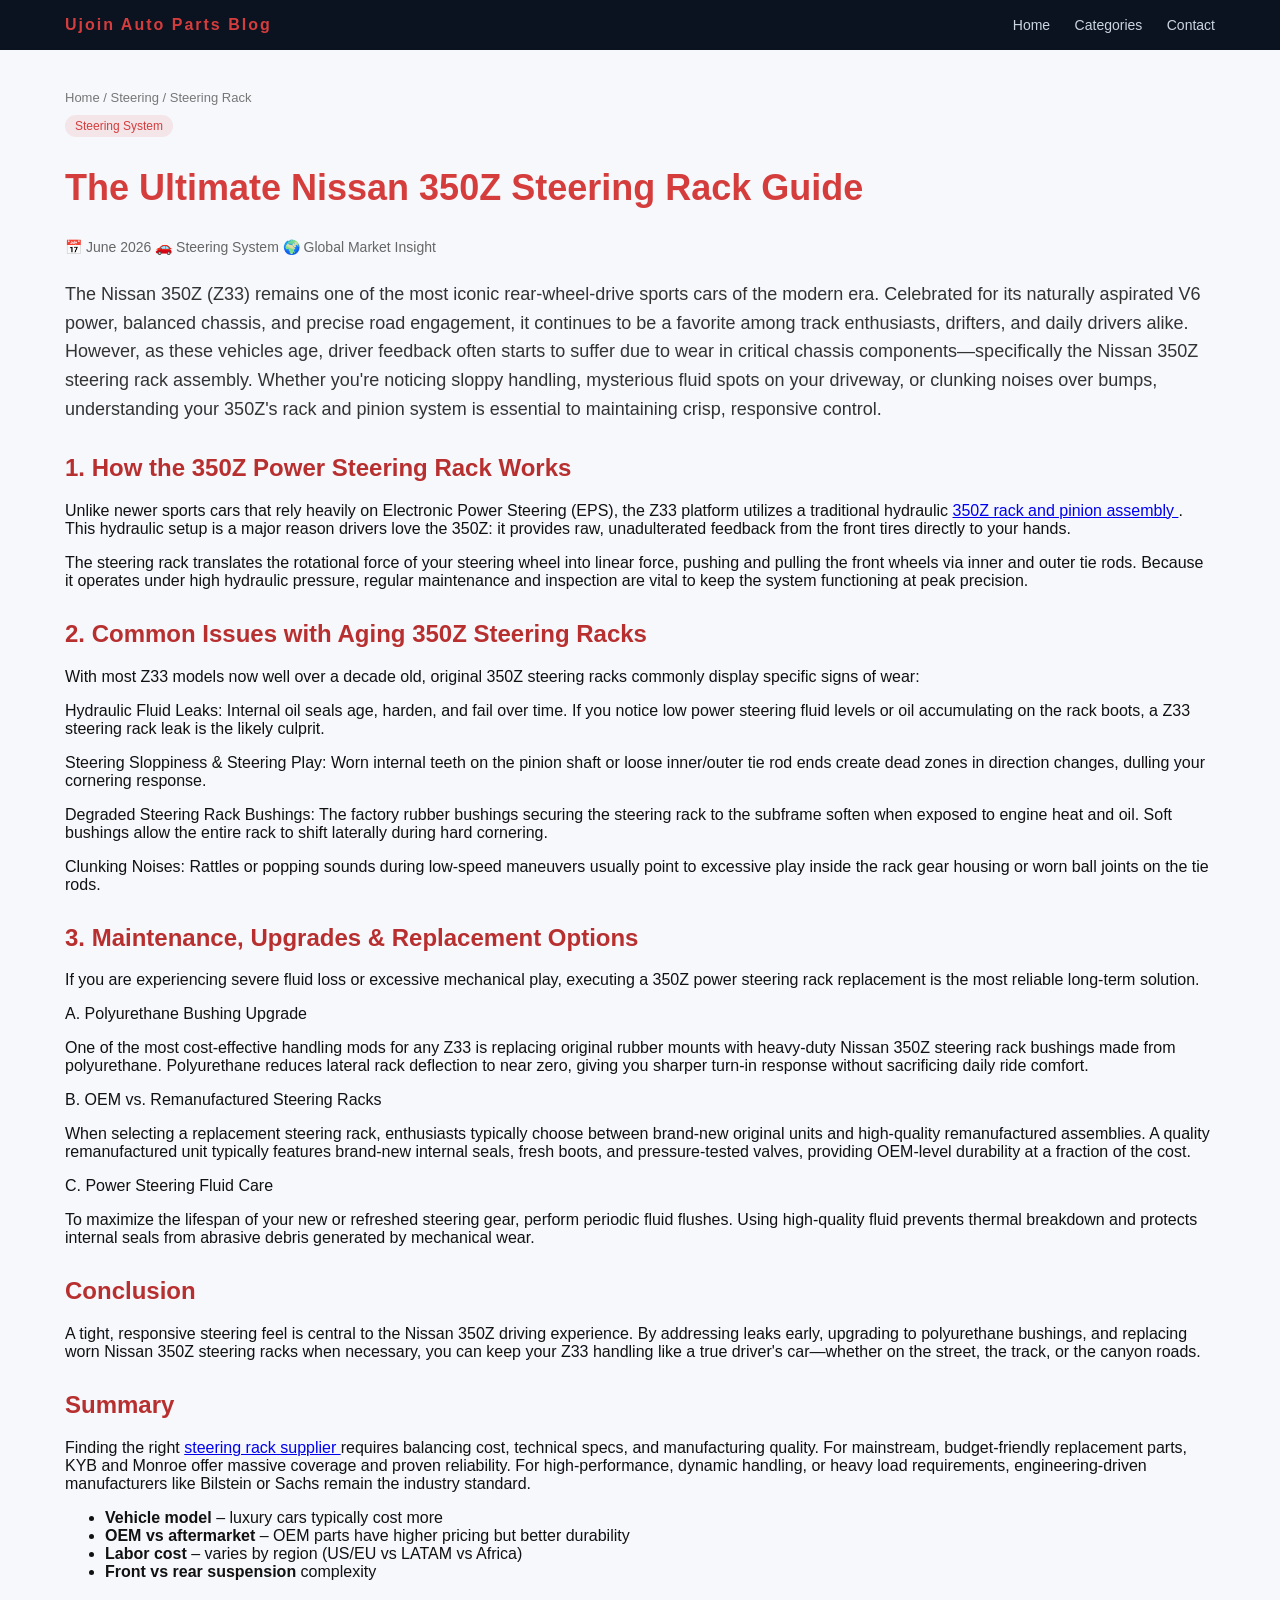
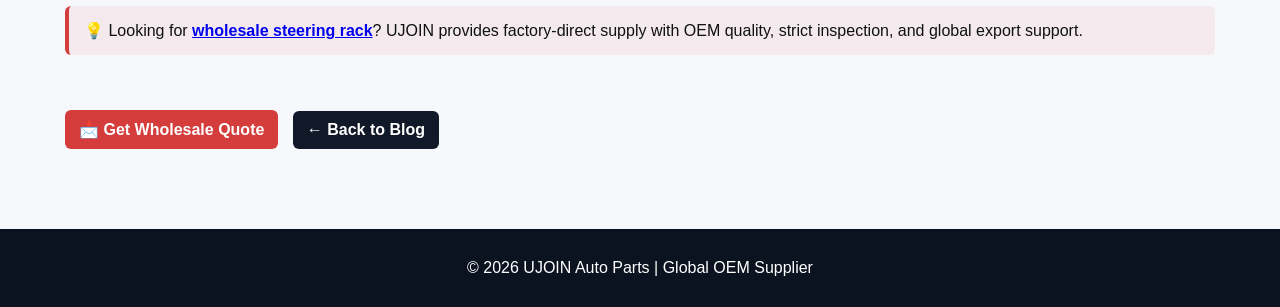
<file: the-ultimate-nissan-350Z-steering-rack-guide.html>
<!DOCTYPE html>
<html lang="en">
<head>
<meta charset="UTF-8">
<meta name="viewport" content="width=device-width, initial-scale=1.0">
<title>The Ultimate Nissan 350Z Steering Rack Guide | Ujoin Auto Parts Blog</title>
<link rel="stylesheet" href="../style.css">
</head>

<body>

<!-- TOP BAR -->
<header class="topbar">
  <div class="container flex">
    <div class="logo">Ujoin Auto Parts Blog</div>
    <nav class="menu">
      <a href="https://ujoinautoparts.github.io/">Home</a>
      <a href="https://www.ujautoparts.com/">Categories</a>
      <a href="https://www.ujautoparts.com/contact-us/">Contact</a>
    </nav>
  </div>
</header>

<!-- ARTICLE -->
<article class="post">

  <div class="container">

    <!-- breadcrumb -->
    <div class="breadcrumb">
      Home / Steering / Steering Rack
    </div>

    <!-- category tag -->
    <div class="tag">Steering System</div>

    <!-- title -->
    <h1>The Ultimate Nissan 350Z Steering Rack Guide</h1>

    <!-- meta -->
    <div class="meta">
      <span>📅 June 2026</span>
      <span>🚗 Steering System</span>
      <span>🌍 Global Market Insight</span>
    </div>

    <!-- intro -->
    <p class="lead">
      The Nissan 350Z (Z33) remains one of the most iconic rear-wheel-drive sports cars of the modern era. Celebrated for its naturally aspirated V6 power, balanced chassis, and precise road engagement, it continues to be a favorite among track enthusiasts, drifters, and daily drivers alike. However, as these vehicles age, driver feedback often starts to suffer due to wear in critical chassis components—specifically the Nissan 350Z steering rack assembly.

Whether you're noticing sloppy handling, mysterious fluid spots on your driveway, or clunking noises over bumps, understanding your 350Z's rack and pinion system is essential to maintaining crisp, responsive control.
    <h2>1. How the 350Z Power Steering Rack Works</h2>
    <p>
      Unlike newer sports cars that rely heavily on Electronic Power Steering (EPS), the Z33 platform utilizes a traditional hydraulic <a href="https://www.ujautoparts.com/product/steering-rack-for-nissan-350z-370z-altima-armada-frontier-juke-micra-murano-nv200-nv3500-qashqai-rogue-48001-1ka0d/" target="_blank">350Z rack and pinion assembly </a> . This hydraulic setup is a major reason drivers love the 350Z: it provides raw, unadulterated feedback from the front tires directly to your hands.
    </p>
     <p>
      The steering rack translates the rotational force of your steering wheel into linear force, pushing and pulling the front wheels via inner and outer tie rods. Because it operates under high hydraulic pressure, regular maintenance and inspection are vital to keep the system functioning at peak precision.
    </p>

    <!-- section -->
    <h2> 2. Common Issues with Aging 350Z Steering Racks </h2>
    <p>   
      With most Z33 models now well over a decade old, original 350Z steering racks commonly display specific signs of wear:
    </p>
    <p> 
      Hydraulic Fluid Leaks: Internal oil seals age, harden, and fail over time. If you notice low power steering fluid levels or oil accumulating on the rack boots, a Z33 steering rack leak is the likely culprit.
      </p>
      <p> 
      Steering Sloppiness & Steering Play: Worn internal teeth on the pinion shaft or loose inner/outer tie rod ends create dead zones in direction changes, dulling your cornering response.
      </p>
      <p> 
      Degraded Steering Rack Bushings: The factory rubber bushings securing the steering rack to the subframe soften when exposed to engine heat and oil. Soft bushings allow the entire rack to shift laterally during hard cornering.
      </p>
      <p> 
      Clunking Noises: Rattles or popping sounds during low-speed maneuvers usually point to excessive play inside the rack gear housing or worn ball joints on the tie rods.
      </p>
    <!-- section -->
     
    <!-- section -->
     <!-- section -->
    <h2> 3. Maintenance, Upgrades & Replacement Options </h2>
    <p>   
      If you are experiencing severe fluid loss or excessive mechanical play, executing a 350Z power steering rack replacement is the most reliable long-term solution.
    </p>
    <p>
      A. Polyurethane Bushing Upgrade
    </p>
    <p>
     One of the most cost-effective handling mods for any Z33 is replacing original rubber mounts with heavy-duty Nissan 350Z steering rack bushings made from polyurethane. Polyurethane reduces lateral rack deflection to near zero, giving you sharper turn-in response without sacrificing daily ride comfort.
    </p>
    <p>
      B. OEM vs. Remanufactured Steering Racks

    </p>
    <p>
      When selecting a replacement steering rack, enthusiasts typically choose between brand-new original units and high-quality remanufactured assemblies. A quality remanufactured unit typically features brand-new internal seals, fresh boots, and pressure-tested valves, providing OEM-level durability at a fraction of the cost.
    </p>
    <p>
      C. Power Steering Fluid Care
    </p>
    <p> 
      To maximize the lifespan of your new or refreshed steering gear, perform periodic fluid flushes. Using high-quality fluid prevents thermal breakdown and protects internal seals from abrasive debris generated by mechanical wear.
    </p>
    <h2> Conclusion </h2>
    <p> 
    A tight, responsive steering feel is central to the Nissan 350Z driving experience. By addressing leaks early, upgrading to polyurethane bushings, and replacing worn Nissan 350Z steering racks when necessary, you can keep your Z33 handling like a true driver's car—whether on the street, the track, or the canyon roads.
    </p>
    <!-- section -->


<h2>Summary</h2>
<p>
Finding the right <a href="https://www.ujautoparts.com/product-category/categories/steering-system/steering/" target="_blank">steering rack supplier </a> requires balancing cost, technical specs, and manufacturing quality. For mainstream, budget-friendly replacement parts, KYB and Monroe offer massive coverage and proven reliability. For high-performance, dynamic handling, or heavy load requirements, engineering-driven manufacturers like Bilstein or Sachs remain the industry standard.
</p>

    <ul>
      <li><b>Vehicle model</b> – luxury cars typically cost more</li>
      <li><b>OEM vs aftermarket</b> – OEM parts have higher pricing but better durability</li>
      <li><b>Labor cost</b> – varies by region (US/EU vs LATAM vs Africa)</li>
      <li><b>Front vs rear suspension</b> complexity</li>
    </ul>

    <!-- CTA block -->
    <div class="highlight">
      💡 Looking for <strong><a href="https://www.ujautoparts.com/" target="_blank">wholesale steering rack</a></strong>?  
      UJOIN provides factory-direct supply with OEM quality, strict inspection, and global export support. 
    </div>

    <!-- CTA buttons -->
    <div style="margin-top:25px;">
      <a class="btn" href="#">📩 Get Wholesale Quote</a>
      <a class="btn" href="../index.html" style="margin-left:10px; background:#111827;">
        ← Back to Blog
      </a>
    </div>

  </div>

</article>

<!-- FOOTER -->
<footer class="footer">
  <div class="container">
    © 2026 UJOIN Auto Parts | Global OEM Supplier
  </div>
</footer>

</body>
</html>
</file>
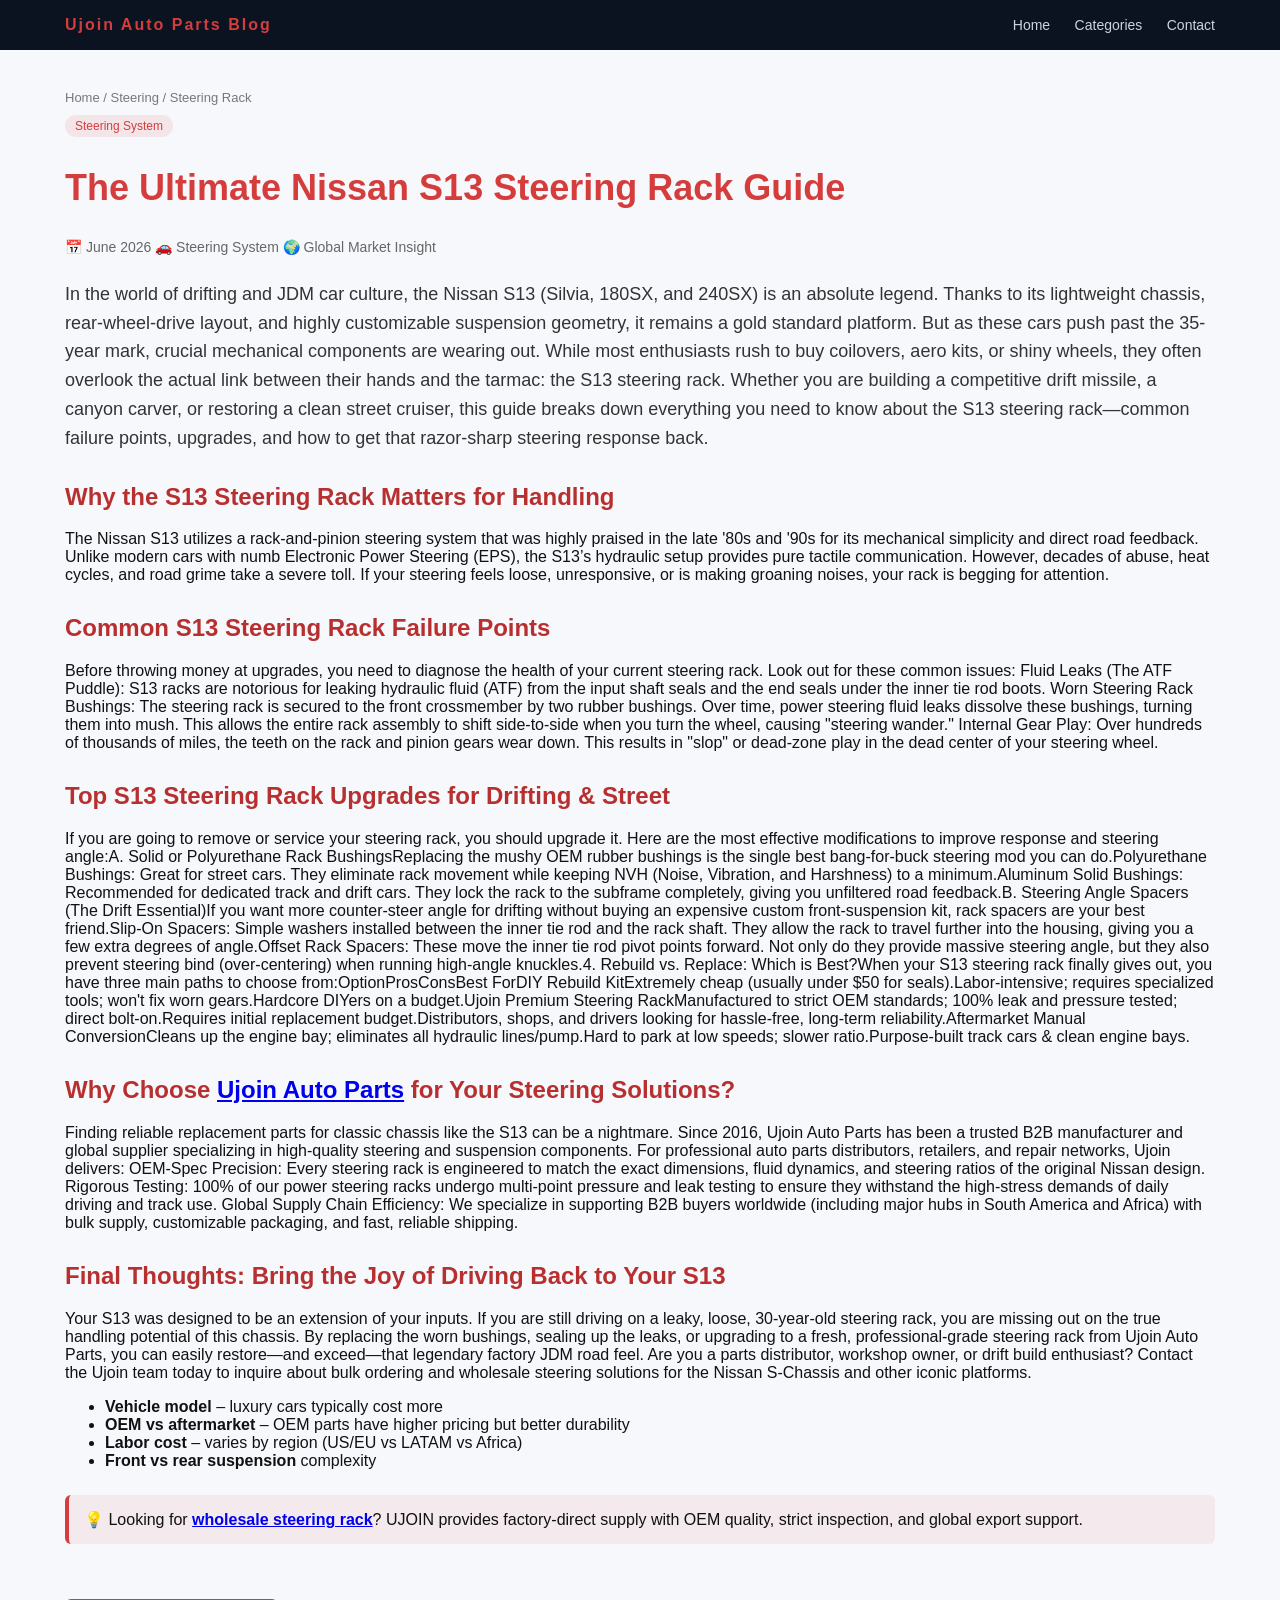
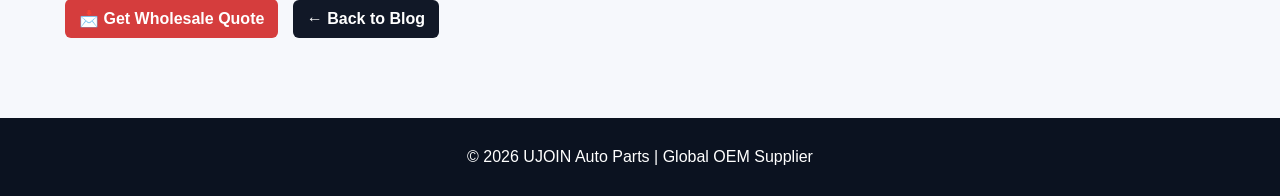
<file: the-ultimate-nissan-s13-steering-rack-guide.html>
<!DOCTYPE html>
<html lang="en">
<head>
<meta charset="UTF-8">
<meta name="viewport" content="width=device-width, initial-scale=1.0">
<title>The Ultimate Nissan S13 Steering Rack Guide | Ujoin Auto Parts Blog</title>
<link rel="stylesheet" href="../style.css">
</head>

<body>

<!-- TOP BAR -->
<header class="topbar">
  <div class="container flex">
    <div class="logo"><a href="https://ujoinautoparts.github.io/" style="text-decoration: none; color: inherit;">Ujoin Auto Parts Blog</a></div>
    <nav class="menu">
      <a href="https://ujoinautoparts.github.io/">Home</a>
      <a href="https://www.ujautoparts.com/">Categories</a>
      <a href="https://www.ujautoparts.com/contact-us/">Contact</a>
    </nav>
  </div>
</header>

<!-- ARTICLE -->
<article class="post">

  <div class="container">

    <!-- breadcrumb -->
    <div class="breadcrumb">
      Home / Steering / Steering Rack
    </div>

    <!-- category tag -->
    <div class="tag">Steering System</div>

    <!-- title -->
    <h1>The Ultimate Nissan S13 Steering Rack Guide </h1>

    <!-- meta -->
    <div class="meta">
      <span>📅 June 2026</span>
      <span>🚗 Steering System</span>
      <span>🌍 Global Market Insight</span>
    </div>

    <!-- intro -->
    <p class="lead">
      In the world of drifting and JDM car culture, the Nissan S13 (Silvia, 180SX, and 240SX) is an absolute legend. Thanks to its lightweight chassis, rear-wheel-drive layout, and highly customizable suspension geometry, it remains a gold standard platform.

But as these cars push past the 35-year mark, crucial mechanical components are wearing out. While most enthusiasts rush to buy coilovers, aero kits, or shiny wheels, they often overlook the actual link between their hands and the tarmac: the S13 steering rack.

Whether you are building a competitive drift missile, a canyon carver, or restoring a clean street cruiser, this guide breaks down everything you need to know about the S13 steering rack—common failure points, upgrades, and how to get that razor-sharp steering response back.
    <!-- section -->
    <h2>Why the S13 Steering Rack Matters for Handling</h2>
    <p>
      The Nissan S13 utilizes a rack-and-pinion steering system that was highly praised in the late '80s and '90s for its mechanical simplicity and direct road feedback.

Unlike modern cars with numb Electronic Power Steering (EPS), the S13’s hydraulic setup provides pure tactile communication. However, decades of abuse, heat cycles, and road grime take a severe toll. If your steering feels loose, unresponsive, or is making groaning noises, your rack is begging for attention.
    </p>

    <!-- section -->
    <h2>Common S13 Steering Rack Failure Points</h2>
    <p>
      Before throwing money at upgrades, you need to diagnose the health of your current steering rack. Look out for these common issues:

Fluid Leaks (The ATF Puddle): S13 racks are notorious for leaking hydraulic fluid (ATF) from the input shaft seals and the end seals under the inner tie rod boots.

Worn Steering Rack Bushings: The steering rack is secured to the front crossmember by two rubber bushings. Over time, power steering fluid leaks dissolve these bushings, turning them into mush. This allows the entire rack assembly to shift side-to-side when you turn the wheel, causing "steering wander."

Internal Gear Play: Over hundreds of thousands of miles, the teeth on the rack and pinion gears wear down. This results in "slop" or dead-zone play in the dead center of your steering wheel.
    </p>

    <!-- section -->
    <h2>Top S13 Steering Rack Upgrades for Drifting & Street</h2>
    <p>
      If you are going to remove or service your steering rack, you should upgrade it. Here are the most effective modifications to improve response and steering angle:A. Solid or Polyurethane Rack BushingsReplacing the mushy OEM rubber bushings is the single best bang-for-buck steering mod you can do.Polyurethane Bushings: Great for street cars. They eliminate rack movement while keeping NVH (Noise, Vibration, and Harshness) to a minimum.Aluminum Solid Bushings: Recommended for dedicated track and drift cars. They lock the rack to the subframe completely, giving you unfiltered road feedback.B. Steering Angle Spacers (The Drift Essential)If you want more counter-steer angle for drifting without buying an expensive custom front-suspension kit, rack spacers are your best friend.Slip-On Spacers: Simple washers installed between the inner tie rod and the rack shaft. They allow the rack to travel further into the housing, giving you a few extra degrees of angle.Offset Rack Spacers: These move the inner tie rod pivot points forward. Not only do they provide massive steering angle, but they also prevent steering bind (over-centering) when running high-angle knuckles.4. Rebuild vs. Replace: Which is Best?When your S13 steering rack finally gives out, you have three main paths to choose from:OptionProsConsBest ForDIY Rebuild KitExtremely cheap (usually under $50 for seals).Labor-intensive; requires specialized tools; won't fix worn gears.Hardcore DIYers on a budget.Ujoin Premium Steering RackManufactured to strict OEM standards; 100% leak and pressure tested; direct bolt-on.Requires initial replacement budget.Distributors, shops, and drivers looking for hassle-free, long-term reliability.Aftermarket Manual ConversionCleans up the engine bay; eliminates all hydraulic lines/pump.Hard to park at low speeds; slower ratio.Purpose-built track cars & clean engine bays.
    </p>
<h2>Why Choose <a href="https://www.ujautoparts.com/">Ujoin Auto Parts</a> for Your Steering Solutions?</h2>
</p>
Finding reliable replacement parts for classic chassis like the S13 can be a nightmare. Since 2016, Ujoin Auto Parts has been a trusted B2B manufacturer and global supplier specializing in high-quality steering and suspension components.
For professional auto parts distributors, retailers, and repair networks, Ujoin delivers:

OEM-Spec Precision: Every steering rack is engineered to match the exact dimensions, fluid dynamics, and steering ratios of the original Nissan design.

Rigorous Testing: 100% of our power steering racks undergo multi-point pressure and leak testing to ensure they withstand the high-stress demands of daily driving and track use.

Global Supply Chain Efficiency: We specialize in supporting B2B buyers worldwide (including major hubs in South America and Africa) with bulk supply, customizable packaging, and fast, reliable shipping.
</p>
<h2>Final Thoughts: Bring the Joy of Driving Back to Your S13</h2>
</p>
Your S13 was designed to be an extension of your inputs. If you are still driving on a leaky, loose, 30-year-old steering rack, you are missing out on the true handling potential of this chassis. By replacing the worn bushings, sealing up the leaks, or upgrading to a fresh, professional-grade steering rack from Ujoin Auto Parts, you can easily restore—and exceed—that legendary factory JDM road feel.

Are you a parts distributor, workshop owner, or drift build enthusiast? Contact the Ujoin team today to inquire about bulk ordering and wholesale steering solutions for the Nissan S-Chassis and other iconic platforms.
</p>

    <ul>
      <li><b>Vehicle model</b> – luxury cars typically cost more</li>
      <li><b>OEM vs aftermarket</b> – OEM parts have higher pricing but better durability</li>
      <li><b>Labor cost</b> – varies by region (US/EU vs LATAM vs Africa)</li>
      <li><b>Front vs rear suspension</b> complexity</li>
    </ul>

    <!-- CTA block -->
    <div class="highlight">
      💡 Looking for <strong><a href="https://www.ujautoparts.com/" target="_blank">wholesale steering rack</a></strong>?  
      UJOIN provides factory-direct supply with OEM quality, strict inspection, and global export support. 
    </div>

    <!-- CTA buttons -->
    <div style="margin-top:25px;">
      <a class="btn" href="#">📩 Get Wholesale Quote</a>
      <a class="btn" href="../index.html" style="margin-left:10px; background:#111827;">
        ← Back to Blog
      </a>
    </div>

  </div>

</article>

<!-- FOOTER -->
<footer class="footer">
  <div class="container">
    © 2026 UJOIN Auto Parts | Global OEM Supplier
  </div>
</footer>

</body>
</html>
</file>
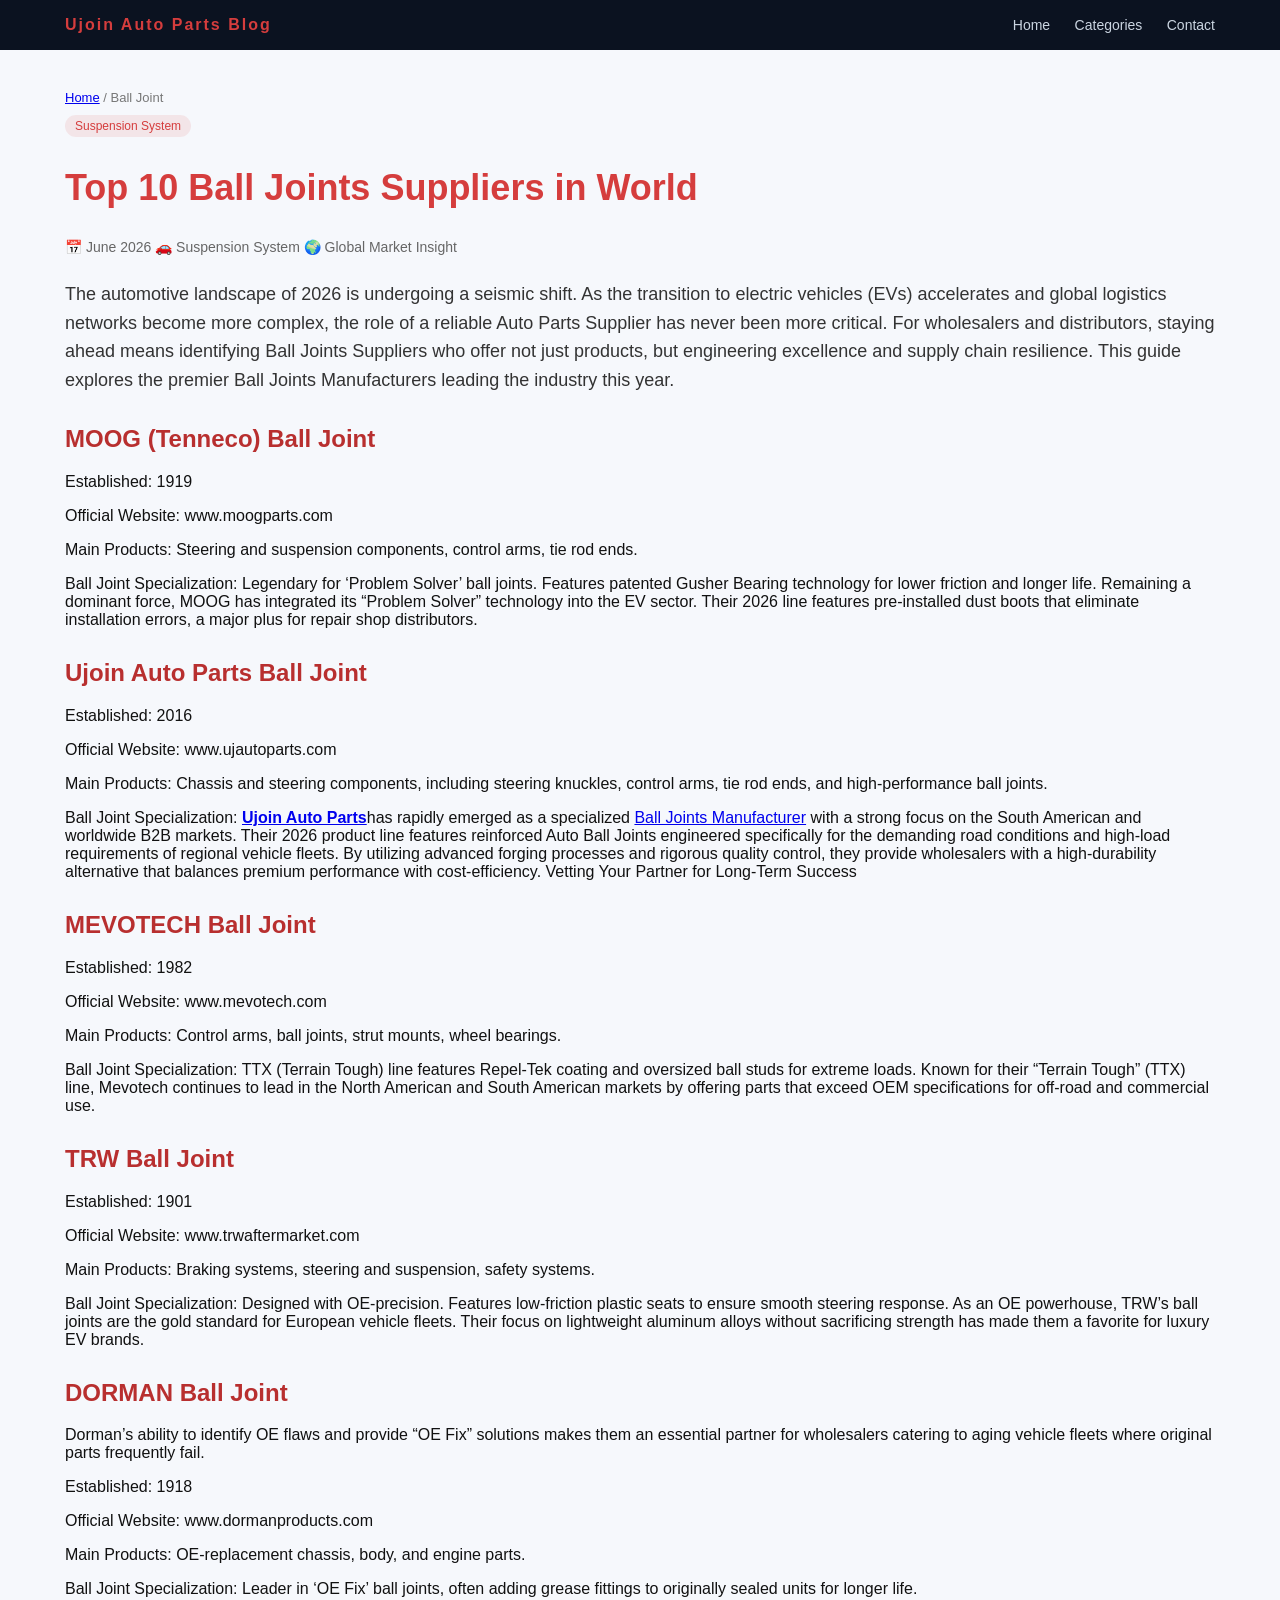
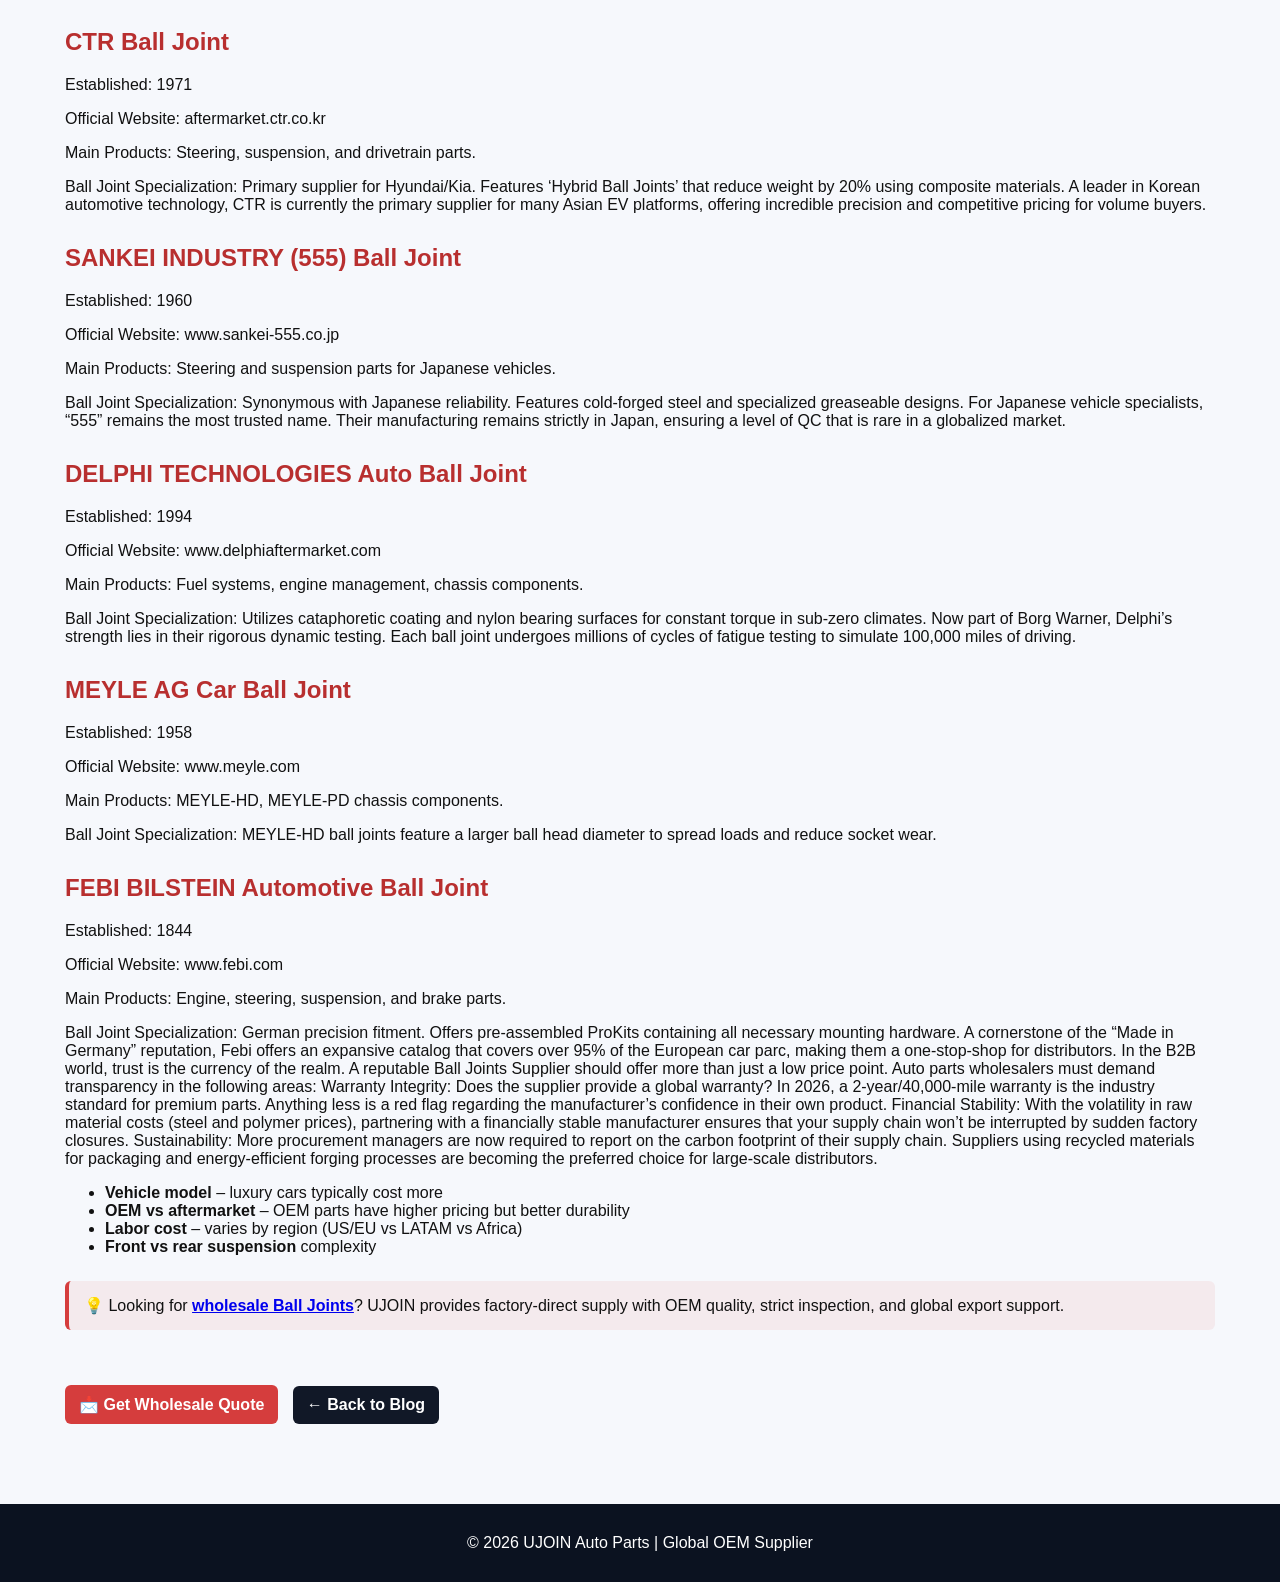
<file: top-10-ball-joints-suppliers-in-world.html>
<!DOCTYPE html>
<html lang="en">
<head>
<meta charset="UTF-8">
<meta name="viewport" content="width=device-width, initial-scale=1.0">
<title>Top 10 Ball Joints Suppliers in World | Ujoin Auto Parts Blog</title>
<link rel="stylesheet" href="../style.css">
</head>

<body>

<!-- TOP BAR -->
<header class="topbar">
  <div class="container flex">
    <div class="logo"><a href="https://ujoinautoparts.github.io/" style="text-decoration: none; color: inherit;">Ujoin Auto Parts Blog</a></div>
    <nav class="menu">
      <a href="https://ujoinautoparts.github.io/">Home</a>
      <a href="https://www.ujautoparts.com/">Categories</a>
      <a href="https://www.ujautoparts.com/contact-us/">Contact</a>
    </nav>
  </div>
</header>

<!-- ARTICLE -->
<article class="post">

  <div class="container">

    <!-- breadcrumb -->
    <div class="breadcrumb">
      <a href="https://ujoinautoparts.github.io/">Home</a> / Ball Joint
    </div>

    <!-- category tag -->
    <div class="tag">Suspension System</div>

    <!-- title -->
    <h1>Top 10 Ball Joints Suppliers in World  </h1>

    <!-- meta -->
    <div class="meta">
      <span>📅 June 2026</span>
      <span>🚗 Suspension System</span>
      <span>🌍 Global Market Insight</span>
    </div>

    <!-- intro -->
    <p class="lead">
      The automotive landscape of 2026 is undergoing a seismic shift. As the transition to electric vehicles (EVs) accelerates and global logistics networks become more complex, the role of a reliable Auto Parts Supplier has never been more critical. For wholesalers and distributors, staying ahead means identifying Ball Joints Suppliers who offer not just products, but engineering excellence and supply chain resilience. This guide explores the premier Ball Joints Manufacturers leading the industry this year.
</p>
    <!-- section -->
    <h2>MOOG (Tenneco) Ball Joint</h2>
    <p>
Established: 1919
      </p>
<p>
Official Website: www.moogparts.com
</p>
<p>
Main Products: Steering and suspension components, control arms, tie rod ends.
</p>
<p> 
Ball Joint Specialization: Legendary for ‘Problem Solver’ ball joints. Features patented Gusher Bearing technology for lower friction and longer life. Remaining a dominant force, MOOG has integrated its “Problem Solver” technology into the EV sector. Their 2026 line features pre-installed dust boots that eliminate installation errors, a major plus for repair shop distributors.
</p>
    <!-- section -->
    <h2>Ujoin Auto Parts Ball Joint</h2>
    <p>
      Established: 2016
<p>
Official Website: www.ujautoparts.com
  </p>
<p>
Main Products: Chassis and steering components, including steering knuckles, control arms, tie rod ends, and high-performance ball joints.
  </p>
<p>
Ball Joint Specialization: <strong><a href="https://www.ujautoparts.com/" target="_blank">Ujoin Auto Parts</a></strong>has rapidly emerged as a specialized <a href="https://www.ujautoparts.com/product-category/categories/auto-suspension-system/ball-joints/">Ball Joints Manufacturer</a>  with a strong focus on the South American and worldwide B2B markets.
Their 2026 product line features reinforced Auto Ball Joints engineered specifically for the demanding road conditions and high-load requirements of regional vehicle fleets. By utilizing advanced forging processes and rigorous quality control, they provide wholesalers with a high-durability alternative that balances premium performance with cost-efficiency. Vetting Your Partner for Long-Term Success
</p>
    <!-- section -->
    <h2>MEVOTECH Ball Joint</h2>
    <p>
      Established: 1982
      </p>
<p>
Official Website: www.mevotech.com
  </p>
<p>
Main Products: Control arms, ball joints, strut mounts, wheel bearings.
  </p>
<p>
Ball Joint Specialization: TTX (Terrain Tough) line features Repel-Tek coating and oversized ball studs for extreme loads.

Known for their “Terrain Tough” (TTX) line, Mevotech continues to lead in the North American and South American markets by offering parts that exceed OEM specifications for off-road and commercial use.
    </p>
<h2>TRW Ball Joint</h2>
<p>
Established: 1901
  </p>
<p>
Official Website: www.trwaftermarket.com
  </p>
<p>
Main Products: Braking systems, steering and suspension, safety systems.
  </p>
<p>
Ball Joint Specialization: Designed with OE-precision. Features low-friction plastic seats to ensure smooth steering response.

As an OE powerhouse, TRW’s ball joints are the gold standard for European vehicle fleets. Their focus on lightweight aluminum alloys without sacrificing strength has made them a favorite for luxury EV brands.
</p>
<h2>DORMAN Ball Joint </h2>
<p>
Dorman’s ability to identify OE flaws and provide “OE Fix” solutions makes them an essential partner for wholesalers catering to aging vehicle fleets where original parts frequently fail.
    </p>
<p>
Established: 1918
  </p>
<p>
Official Website: www.dormanproducts.com
  </p>
<p>
Main Products: OE-replacement chassis, body, and engine parts.
  </p>
<p>
Ball Joint Specialization: Leader in ‘OE Fix’ ball joints, often adding grease fittings to originally sealed units for longer life.
</p>
<h2>CTR Ball Joint</h2>
</p>
  <p>
Established: 1971
    </p>
<p>
Official Website: aftermarket.ctr.co.kr
  </p>
<p>
Main Products: Steering, suspension, and drivetrain parts.
  </p>
<p>
Ball Joint Specialization: Primary supplier for Hyundai/Kia. Features ‘Hybrid Ball Joints’ that reduce weight by 20% using composite materials.

A leader in Korean automotive technology, CTR is currently the primary supplier for many Asian EV platforms, offering incredible precision and competitive pricing for volume buyers.
</p>
<h2>SANKEI INDUSTRY (555) Ball Joint</h2>
<p>
Established: 1960
  </p>
<p>
Official Website: www.sankei-555.co.jp
  </p>
<p>
Main Products: Steering and suspension parts for Japanese vehicles.
  </p>
<p>
Ball Joint Specialization: Synonymous with Japanese reliability. Features cold-forged steel and specialized greaseable designs.

For Japanese vehicle specialists, “555” remains the most trusted name. Their manufacturing remains strictly in Japan, ensuring a level of QC that is rare in a globalized market.
</p>
<h2>DELPHI TECHNOLOGIES Auto Ball Joint</h2>
</p>
    <p>
Established: 1994
      </p>
 <p>
Official Website: www.delphiaftermarket.com
   </p>
 <p>
Main Products: Fuel systems, engine management, chassis components.
   </p>
 <p>
Ball Joint Specialization: Utilizes cataphoretic coating and nylon bearing surfaces for constant torque in sub-zero climates. Now part of Borg Warner, Delphi’s strength lies in their rigorous dynamic testing. Each ball joint undergoes millions of cycles of fatigue testing to simulate 100,000 miles of driving.
</p>
<h2>MEYLE AG Car Ball Joint</h2>
</p>
<p>
Established: 1958
  </p>
<p>
Official Website: www.meyle.com
  </p>
<p>
Main Products: MEYLE-HD, MEYLE-PD chassis components.
  </p>
<p>
Ball Joint Specialization: MEYLE-HD ball joints feature a larger ball head diameter to spread loads and reduce socket wear.
</p>
<h2>FEBI BILSTEIN Automotive Ball Joint</h2>
</p>
    <p>
Established: 1844
      </p>
<p>
Official Website: www.febi.com
  </p>
<p>
Main Products: Engine, steering, suspension, and brake parts.
  </p>
<p>
Ball Joint Specialization: German precision fitment. Offers pre-assembled ProKits containing all necessary mounting hardware.

A cornerstone of the “Made in Germany” reputation, Febi offers an expansive catalog that covers over 95% of the European car parc, making them a one-stop-shop for distributors. In the B2B world, trust is the currency of the realm. A reputable Ball Joints Supplier should offer more than just a low price point. Auto parts wholesalers must demand transparency in the following areas:

Warranty Integrity: Does the supplier provide a global warranty? In 2026, a 2-year/40,000-mile warranty is the industry standard for premium parts. Anything less is a red flag regarding the manufacturer’s confidence in their own product.
Financial Stability: With the volatility in raw material costs (steel and polymer prices), partnering with a financially stable manufacturer ensures that your supply chain won’t be interrupted by sudden factory closures.
Sustainability: More procurement managers are now required to report on the carbon footprint of their supply chain. Suppliers using recycled materials for packaging and energy-efficient forging processes are becoming the preferred choice for large-scale distributors.

    <ul>
      <li><b>Vehicle model</b> – luxury cars typically cost more</li>
      <li><b>OEM vs aftermarket</b> – OEM parts have higher pricing but better durability</li>
      <li><b>Labor cost</b> – varies by region (US/EU vs LATAM vs Africa)</li>
      <li><b>Front vs rear suspension</b> complexity</li>
    </ul>

    <!-- CTA block -->
    <div class="highlight">
      💡 Looking for <strong><a href="https://www.ujautoparts.com/product-category/categories/auto-suspension-system/ball-joints/" target="_blank">wholesale Ball Joints</a></strong>?  
      UJOIN provides factory-direct supply with OEM quality, strict inspection, and global export support. 
    </div>

    <!-- CTA buttons -->
    <div style="margin-top:25px;">
      <a class="btn" href="#">📩 Get Wholesale Quote</a>
      <a class="btn" href="../index.html" style="margin-left:10px; background:#111827;">
        ← Back to Blog
      </a>
    </div>

  </div>

</article>

<!-- FOOTER -->
<footer class="footer">
  <div class="container">
    © 2026 UJOIN Auto Parts | Global OEM Supplier
  </div>
</footer>

</body>
</html>
</file>
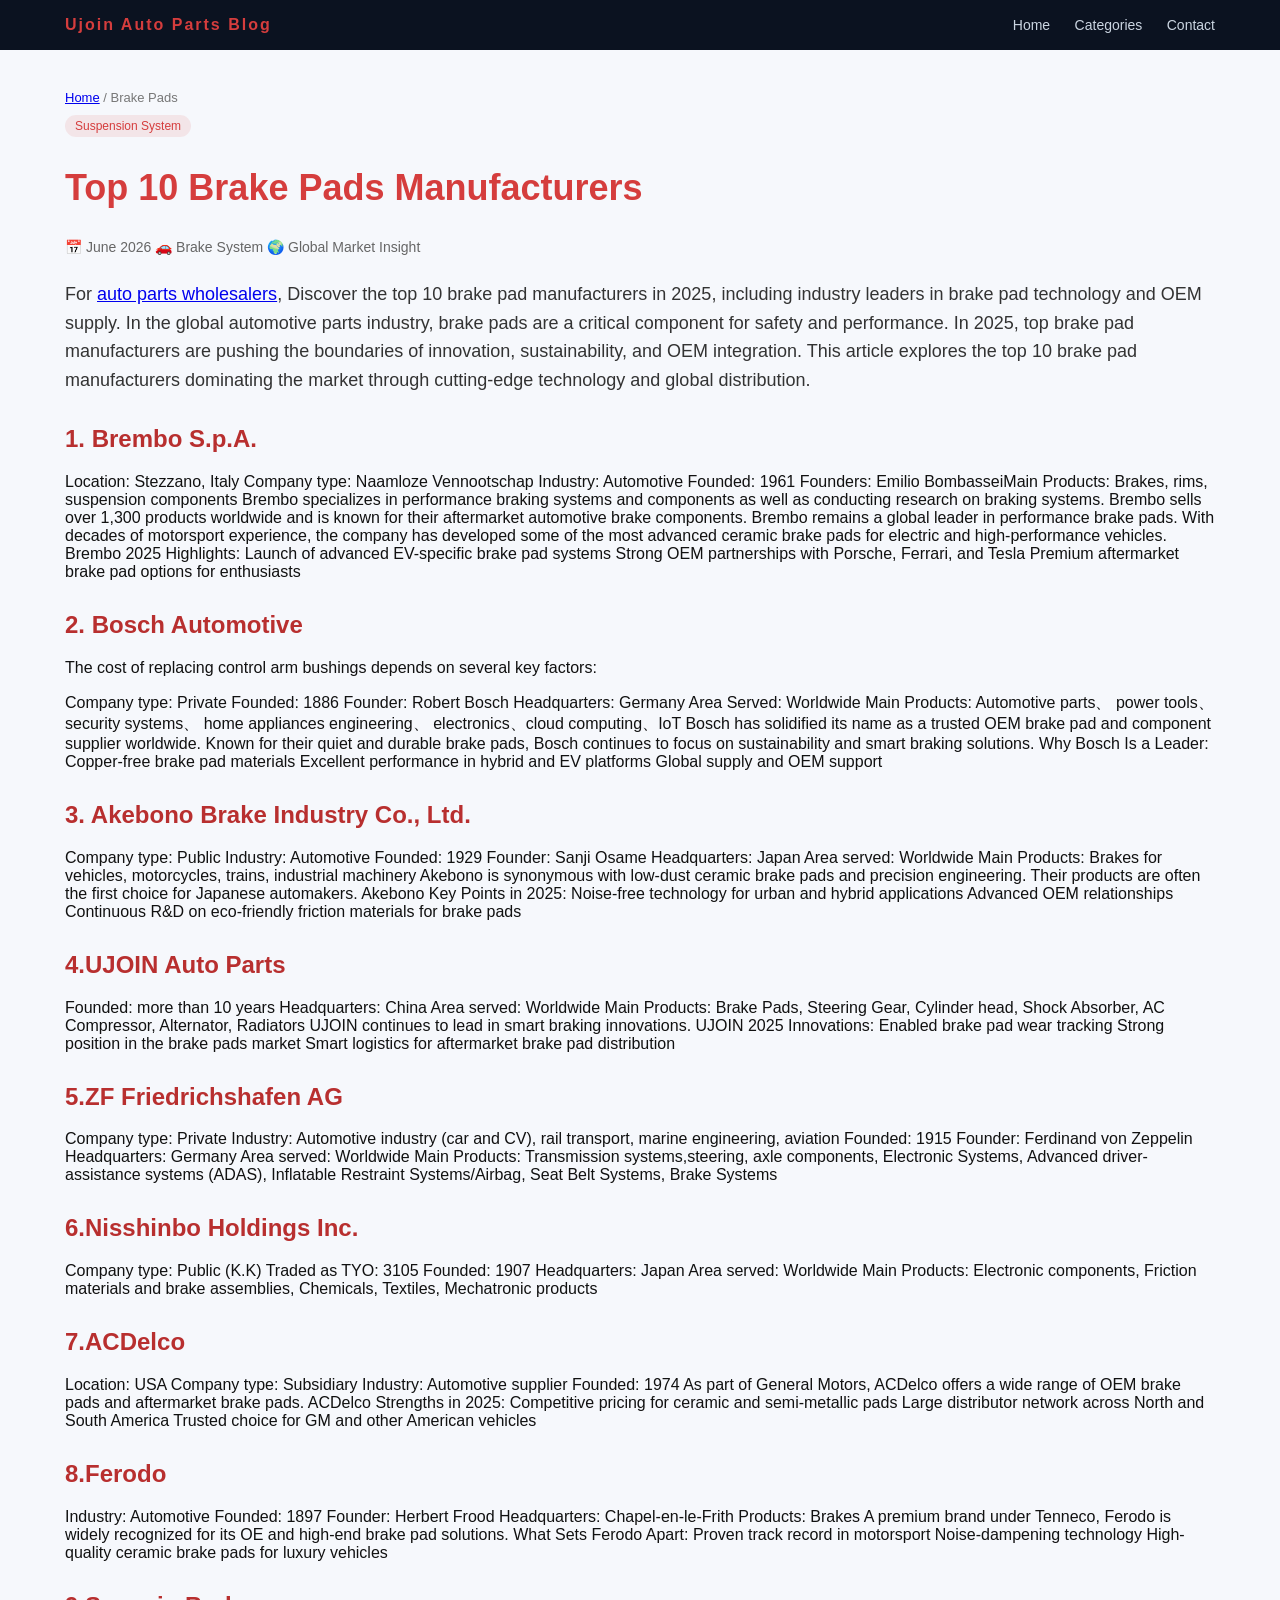
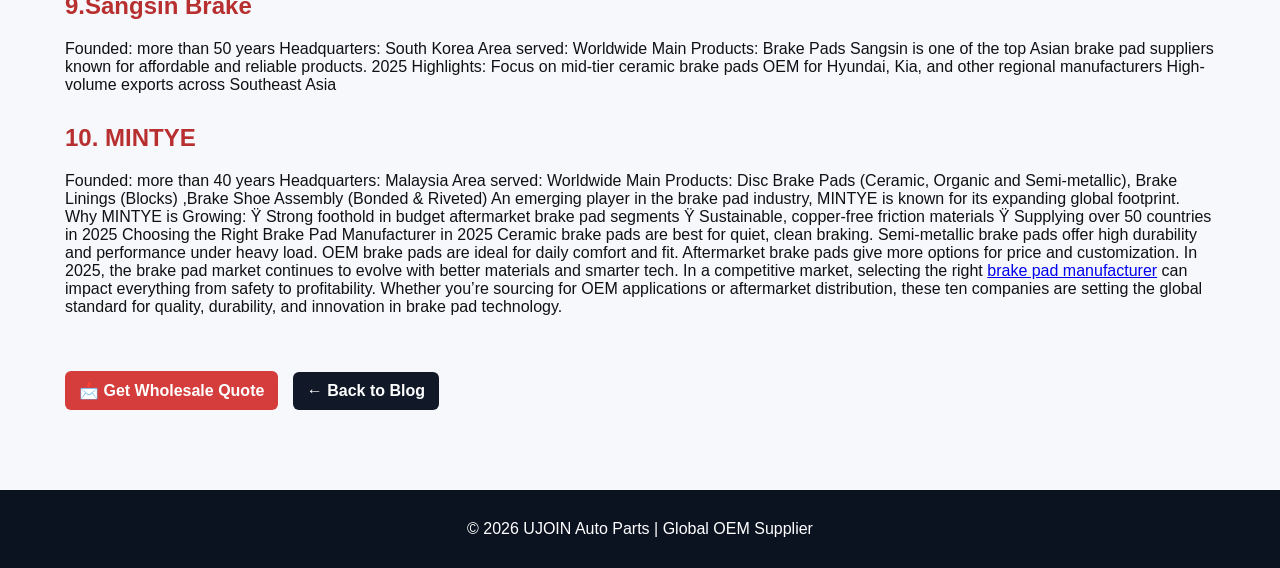
<file: top-10-brake-pads-manufacturers.html>
<!DOCTYPE html>
<html lang="en">
<head>
<meta charset="UTF-8">
<meta name="viewport" content="width=device-width, initial-scale=1.0">
<title>Top 10 Brake Pads Manufacturers | Ujoin Auto Parts Blog</title>
<link rel="stylesheet" href="../style.css">
</head>

<body>

<!-- TOP BAR -->
<header class="topbar">
     <div class="container flex">
    <div class="logo">
      <a href="https://ujoinautoparts.github.io/" style="text-decoration: none; color: inherit;">Ujoin Auto Parts Blog</a>
    </div>
    <nav class="menu">
      <a href="https://ujoinautoparts.github.io/">Home</a>
      <a href="https://www.ujautoparts.com/">Categories</a>
      <a href="https://www.ujautoparts.com/contact-us/">Contact</a>
    </nav>
  </div>
</header>

<!-- ARTICLE -->
<article class="post">

  <div class="container">

    <!-- breadcrumb -->
    <div class="breadcrumb">
  <a href="https://ujoinautoparts.github.io/">Home</a> / Brake Pads
    </div>

    <!-- category tag -->
    <div class="tag">Suspension System</div>

    <!-- title -->
    <h1>Top 10 Brake Pads Manufacturers </h1>

    <!-- meta -->
    <div class="meta">
      <span>📅 June 2026</span>
      <span>🚗 Brake System</span>
      <span>🌍 Global Market Insight</span>
    </div>

    <!-- intro -->
    <p class="lead">
      For <a href="https://www.ujautoparts.com/">auto parts wholesalers</a>, Discover the top 10 brake pad manufacturers in 2025, including industry leaders in brake pad technology and OEM supply.

In the global automotive parts industry, brake pads are a critical component for safety and performance. In 2025, top brake pad manufacturers are pushing the boundaries of innovation, sustainability, and OEM integration. This article explores the top 10 brake pad manufacturers dominating the market through cutting-edge technology and global distribution.

    <!-- section -->
    <h2>1. Brembo S.p.A.</h2>
    <p>
      Location: Stezzano, Italy

Company type: Naamloze Vennootschap

Industry: Automotive

Founded: 1961

Founders: Emilio BombasseiMain Products: Brakes, rims, suspension components

Brembo specializes in performance braking systems and components as well as conducting research on braking systems. Brembo sells over 1,300 products worldwide and is known for their aftermarket automotive brake components. Brembo remains a global leader in performance brake pads. With decades of motorsport experience, the company has developed some of the most advanced ceramic brake pads for electric and high-performance vehicles.
Brembo 2025 Highlights:

Launch of advanced EV-specific brake pad systems
Strong OEM partnerships with Porsche, Ferrari, and Tesla
Premium aftermarket brake pad options for enthusiasts
    </p>

    <!-- section -->
    <h2>2. Bosch Automotive</h2>
    <p>
      The cost of replacing control arm bushings depends on several key factors:
    </p>Company type: Private

Founded: 1886

Founder: Robert Bosch

Headquarters: Germany

Area Served: Worldwide

Main Products: Automotive parts、 power tools、 security systems、 home appliances engineering、 electronics、cloud computing、IoT
Bosch has solidified its name as a trusted OEM brake pad and component supplier worldwide. Known for their quiet and durable brake pads, Bosch continues to focus on sustainability and smart braking solutions.
Why Bosch Is a Leader:

 Copper-free brake pad materials
Excellent performance in hybrid and EV platforms
Global supply and OEM support

    <!-- section -->
    <h2>3. Akebono Brake Industry Co., Ltd.</h2>
    <p>
      Company type: Public

Industry: Automotive

Founded: 1929

Founder: Sanji Osame

Headquarters: Japan

Area served: Worldwide

Main Products: Brakes for vehicles, motorcycles, trains, industrial machinery
Akebono is synonymous with low-dust ceramic brake pads and precision engineering. Their products are often the first choice for Japanese automakers.
Akebono Key Points in 2025:

Noise-free technology for urban and hybrid applications
Advanced OEM relationships
Continuous R&D on eco-friendly friction materials for brake pads
    </p>
<h2>4.UJOIN Auto Parts </h2>
</p>
Founded: more than 10 years

Headquarters: China

Area served: Worldwide

Main Products: Brake Pads, Steering Gear, Cylinder head, Shock Absorber, AC Compressor, Alternator, Radiators
UJOIN continues to lead in smart braking innovations.
UJOIN 2025 Innovations:

Enabled brake pad wear tracking
Strong position in the brake pads market
Smart logistics for aftermarket brake pad distribution
</p>
<h2>5.ZF Friedrichshafen AG </h2>
</p>
Company type: Private

Industry: Automotive industry (car and CV), rail transport, marine engineering, aviation

Founded: 1915

Founder: Ferdinand von Zeppelin

Headquarters: Germany

Area served: Worldwide

Main Products: Transmission systems,steering, axle components, Electronic Systems, Advanced driver-assistance systems (ADAS), Inflatable Restraint Systems/Airbag, Seat Belt Systems, Brake Systems
</p>
<h2>6.Nisshinbo Holdings Inc. </h2>
</p>
Company type: Public (K.K)

Traded as TYO: 3105

Founded: 1907

Headquarters: Japan

Area served: Worldwide

Main Products: Electronic components, Friction materials and brake assemblies, Chemicals, Textiles, Mechatronic products
</p>
<h2>7.ACDelco </h2>
</p>
Location: USA

Company type: Subsidiary

Industry: Automotive supplier

Founded: 1974
As part of General Motors, ACDelco offers a wide range of OEM brake pads and aftermarket brake pads.
ACDelco Strengths in 2025:

Competitive pricing for ceramic and semi-metallic pads
Large distributor network across North and South America
Trusted choice for GM and other American vehicles
</p>
<h2>8.Ferodo </h2>
</p>
Industry: Automotive

Founded: 1897

Founder: Herbert Frood

Headquarters: Chapel-en-le-Frith

Products: Brakes
A premium brand under Tenneco, Ferodo is widely recognized for its OE and high-end brake pad solutions.
What Sets Ferodo Apart:

Proven track record in motorsport
Noise-dampening technology
High-quality ceramic brake pads for luxury vehicles
</p>
<h2>9.Sangsin Brake </h2>
</p>
Founded: more than 50 years

Headquarters: South Korea

Area served: Worldwide

Main Products: Brake Pads

Sangsin is one of the top Asian brake pad suppliers known for affordable and reliable products.
2025 Highlights:

Focus on mid-tier ceramic brake pads
OEM for Hyundai, Kia, and other regional manufacturers
 High-volume exports across Southeast Asia
</p>
<h2>10. MINTYE</h2>
</p>
Founded: more than 40 years

Headquarters: Malaysia

Area served: Worldwide

Main Products: Disc Brake Pads (Ceramic, Organic and Semi-metallic), Brake Linings (Blocks)

,Brake Shoe Assembly (Bonded & Riveted)
An emerging player in the brake pad industry, MINTYE is known for its expanding global footprint.
Why MINTYE is Growing:
Ÿ Strong foothold in budget aftermarket brake pad segments
Ÿ Sustainable, copper-free friction materials
Ÿ Supplying over 50 countries in 2025

Choosing the Right Brake Pad Manufacturer in 2025

Ceramic brake pads are best for quiet, clean braking.
Semi-metallic brake pads offer high durability and performance under heavy load.
OEM brake pads are ideal for daily comfort and fit.
Aftermarket brake pads give more options for price and customization.
In 2025, the brake pad market continues to evolve with better materials and smarter tech. In a competitive market, selecting the right <a href="https://www.ujautoparts.com/product-category/categories/auto-brake-system/brake-pads/">brake pad manufacturer</a> can impact everything from safety to profitability. Whether you’re sourcing for OEM applications or aftermarket distribution, these ten companies are setting the global standard for quality, durability, and innovation in brake pad technology.
</p>
    <!-- CTA buttons -->
    <div style="margin-top:25px;">
      <a class="btn" href="#">📩 Get Wholesale Quote</a>
      <a class="btn" href="../index.html" style="margin-left:10px; background:#111827;">
        ← Back to Blog
      </a>
    </div>

  </div>

</article>

<!-- FOOTER -->
<footer class="footer">
  <div class="container">
    © 2026 UJOIN Auto Parts | Global OEM Supplier
  </div>
</footer>

</body>
</html>
</file>
<file: style.css>
:root {
  --primary: #D53D3D;
  --primary-dark: #b82f2f;
  --bg: #f6f8fc;
  --text: #111;
  --muted: #666;
  --card: #ffffff;
}

body {
  margin: 0;
  font-family: -apple-system, BlinkMacSystemFont, "Segoe UI", Roboto, Arial;
  background: var(--bg);
  color: var(--text);
}

/* layout */
.container {
  width: 92%;
  max-width: 1150px;
  margin: auto;
}

.flex {
  display: flex;
  justify-content: space-between;
  align-items: center;
}

/* topbar */
.topbar {
  background: #0b1220;
  color: white;
  padding: 16px 0;
  position: sticky;
  top: 0;
  z-index: 100;
}

.logo {
  font-weight: 700;
  letter-spacing: 2px;
  color: var(--primary);
}

.menu a {
  color: #cbd5e1;
  margin-left: 20px;
  text-decoration: none;
  font-size: 14px;
}

.menu a:hover {
  color: var(--primary);
}

/* hero */
.hero {
  background: linear-gradient(135deg, var(--primary), var(--primary-dark));
  color: white;
  padding: 80px 20px;
  text-align: center;
}

.hero h1 {
  font-size: 42px;
  margin-bottom: 10px;
}

.btn-primary {
  display: inline-block;
  margin-top: 20px;
  padding: 12px 20px;
  background: white;
  color: var(--primary);
  border-radius: 8px;
  text-decoration: none;
  font-weight: 700;
  transition: 0.2s;
}

.btn-primary:hover {
  background: #fff5f5;
}

/* section title */
.section-title {
  text-align: center;
  margin: 50px auto 20px;
}

.section-title h2 {
  font-size: 28px;
}

/* grid cards */
.grid {
  display: grid;
  grid-template-columns: repeat(3, 1fr);
  gap: 25px;
  margin-bottom: 60px;
}

.card {
  background: var(--card);
  padding: 22px;
  border-radius: 14px;
  box-shadow: 0 10px 25px rgba(0,0,0,0.06);
  transition: 0.25s ease;
}

.card:hover {
  transform: translateY(-6px);
  box-shadow: 0 15px 35px rgba(213, 61, 61, 0.18);
  border-top: 3px solid var(--primary);
}

.card h3 {
  margin-top: 10px;
}

.card p {
  color: var(--muted);
}

.card a {
  display: inline-block;
  margin-top: 10px;
  color: var(--primary);
  font-weight: 700;
  text-decoration: none;
}

.tag {
  display: inline-block;
  font-size: 12px;
  padding: 4px 10px;
  background: rgba(213, 61, 61, 0.1);
  color: var(--primary);
  border-radius: 20px;
}

/* post */
.post {
  padding: 40px 0;
}

.post h1 {
  font-size: 36px;
  color: var(--primary);
}

.meta {
  color: var(--muted);
  font-size: 14px;
  margin: 10px 0 25px;
}

.lead {
  font-size: 18px;
  color: #333;
  line-height: 1.6;
}

.post h2 {
  margin-top: 30px;
  color: var(--primary-dark);
}

.highlight {
  background: rgba(213, 61, 61, 0.08);
  border-left: 4px solid var(--primary);
  padding: 15px;
  margin: 25px 0;
  border-radius: 6px;
}

.breadcrumb {
  font-size: 13px;
  color: #777;
  margin-bottom: 10px;
}

/* button */
.btn {
  display: inline-block;
  margin-top: 30px;
  padding: 10px 14px;
  background: var(--primary);
  color: white;
  border-radius: 6px;
  text-decoration: none;
  font-weight: 600;
  transition: 0.2s;
}

.btn:hover {
  background: var(--primary-dark);
}

/* footer */
.footer {
  text-align: center;
  padding: 30px;
  background: #0b1220;
  color: white;
  margin-top: 40px;
}

/* responsive */
@media (max-width: 900px) {
  .grid {
    grid-template-columns: 1fr;
  }

  .hero h1 {
    font-size: 28px;
  }
}
</file>
